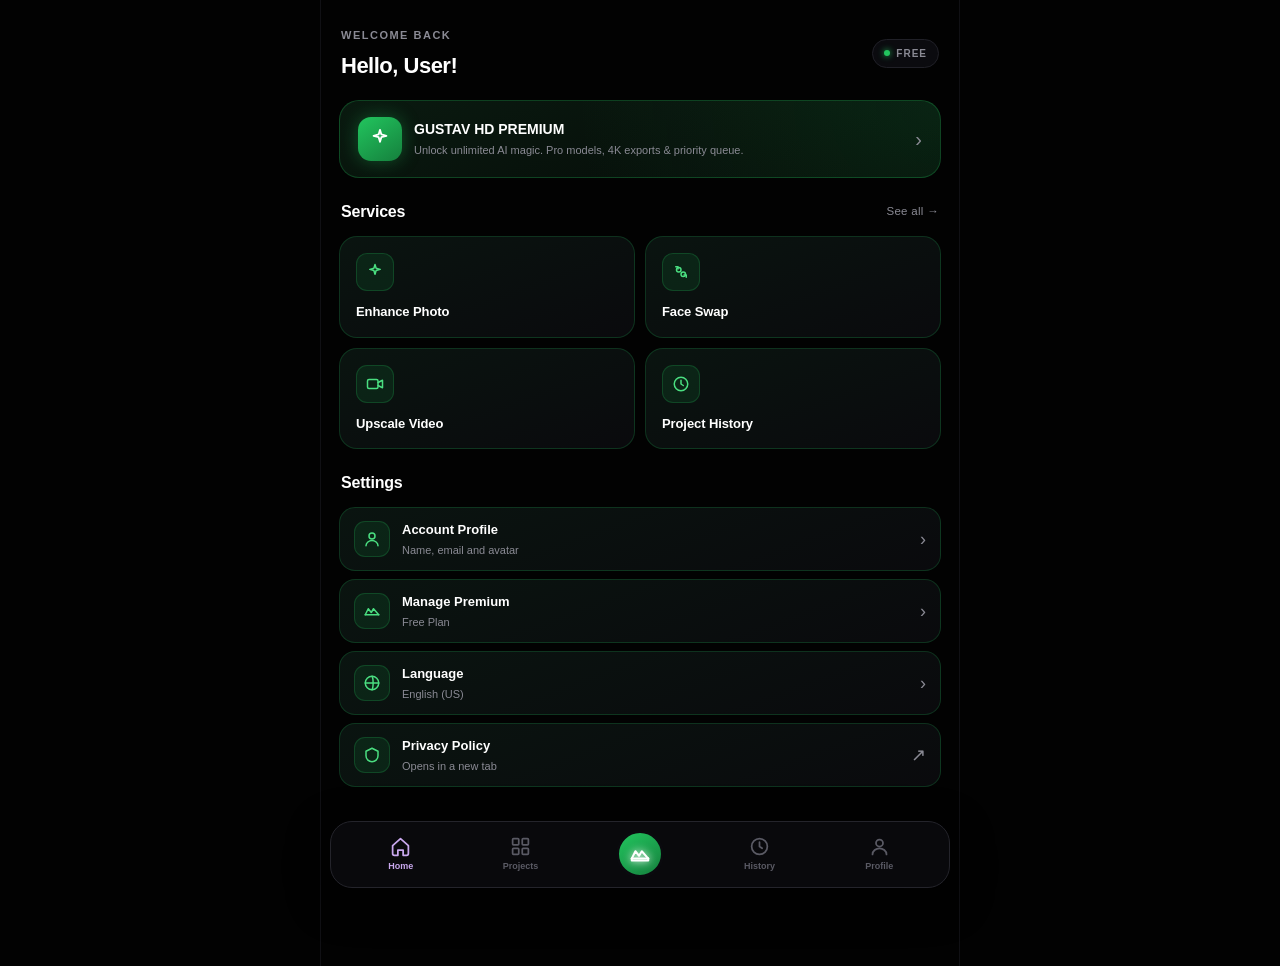
<file: index.html>
<!DOCTYPE html>
<html lang="id">
<head>
<meta charset="UTF-8">
<meta name="viewport" content="width=device-width, initial-scale=1.0, maximum-scale=1.0">
<title>GUSTAV HD</title>
<link rel="stylesheet" href="style.css">
</head>
<body data-mode="free">

<!-- BACKGROUND ANIMATION -->
<div class="bg-animation" id="bgAnimation">
  <div class="nebula"></div>
  <div class="stars" id="stars"></div>
</div>

<!-- OWNER INDICATOR -->
<button class="owner-indicator" id="ownerIndicator" onclick="openOwnerPanel()">
  <span class="oi-dot"></span> OWNER MODE
</button>

<main class="app">

<!-- ============ HOME ============ -->
<section class="page active" id="page-home">
  <div class="greeting">
    <div>
      <small>Welcome back</small>
      <h2>Hello, User!</h2>
    </div>
    <div class="mode-badge" id="modeBadge">
      <span class="mb-dot"></span>
      <span id="modeBadgeText">FREE</span>
    </div>
  </div>

  <div class="premium-banner free" id="premiumBanner" onclick="goTo('premium')">
    <div class="banner-icon" id="bannerIcon">
      <svg class="ico" viewBox="0 0 24 24"><path d="M12 2l1.5 5L19 8.5 13.5 10 12 15l-1.5-5L5 8.5 10.5 7 12 2z"/></svg>
    </div>
    <div class="banner-text">
      <b id="bannerTitle">GUSTAV HD PREMIUM</b>
      <small id="bannerDesc">Unlock unlimited AI magic. Pro models, 4K exports & priority queue.</small>
    </div>
    <div class="banner-arrow">›</div>
  </div>

  <div class="section-head">
    <h3>Services</h3>
    <a onclick="toast('Lihat semua')">See all →</a>
  </div>

  <div class="services">
    <button class="service card" onclick="goTo('quality')">
      <div class="service-icon"><svg class="ico" viewBox="0 0 24 24"><path d="M12 2l1.5 5L19 8.5 13.5 10 12 15l-1.5-5L5 8.5 10.5 7 12 2z"/></svg></div>
      <b>Enhance Photo</b>
    </button>
    <button class="service card" onclick="toast('Face Swap')">
      <div class="service-icon"><svg class="ico" viewBox="0 0 24 24"><circle cx="9" cy="9" r="3"/><circle cx="15" cy="15" r="3"/><path d="M5 5h3v3M16 16h3v3"/></svg></div>
      <b>Face Swap</b>
    </button>
    <button class="service card" onclick="goTo('quality')">
      <div class="service-icon"><svg class="ico" viewBox="0 0 24 24"><rect x="2" y="6" width="14" height="12" rx="2"/><path d="M16 10l6-3v10l-6-3"/></svg></div>
      <b>Upscale Video</b>
    </button>
    <button class="service card" onclick="goTo('projects')">
      <div class="service-icon"><svg class="ico" viewBox="0 0 24 24"><circle cx="12" cy="12" r="9"/><path d="M12 7v5l3 2"/></svg></div>
      <b>Project History</b>
    </button>
  </div>

  <div class="section-head"><h3>Settings</h3></div>

  <div class="settings-list">
    <button class="setting-item card" onclick="goTo('profile')">
      <div class="s-icon"><svg class="ico" viewBox="0 0 24 24"><circle cx="12" cy="8" r="4"/><path d="M4 21c0-4 4-7 8-7s8 3 8 7"/></svg></div>
      <div class="s-text"><b>Account Profile</b><span>Name, email and avatar</span></div>
      <span class="s-arrow">›</span>
    </button>
    <button class="setting-item card" onclick="goTo('premium')">
      <div class="s-icon"><svg class="ico" viewBox="0 0 24 24"><path d="M3 17l4-8 4 5 3-5 7 8"/><path d="M3 17h18"/></svg></div>
      <div class="s-text"><b>Manage Premium</b><span id="subStatus">Free Plan</span></div>
      <span class="s-arrow">›</span>
    </button>
    <button class="setting-item card" onclick="toast('Language')">
      <div class="s-icon"><svg class="ico" viewBox="0 0 24 24"><circle cx="12" cy="12" r="9"/><path d="M3 12h18M12 3c2 3 2 15 0 18"/></svg></div>
      <div class="s-text"><b>Language</b><span>English (US)</span></div>
      <span class="s-arrow">›</span>
    </button>
    <button class="setting-item card" onclick="toast('Privacy Policy')">
      <div class="s-icon"><svg class="ico" viewBox="0 0 24 24"><path d="M12 3l8 4v6c0 5-4 8-8 8s-8-3-8-8V7l8-4z"/></svg></div>
      <div class="s-text"><b>Privacy Policy</b><span>Opens in a new tab</span></div>
      <span class="s-arrow">↗</span>
    </button>
  </div>

  <div style="text-align:center;">
    <div class="secret-trigger" onclick="handleSecretTap()">GUSTAV LIZARD</div>
  </div>
</section>

<!-- ============ HALAMAN 2: PENINGKAT KUALITAS ============ -->
<section class="page" id="page-quality">
  <header class="sub-header">
    <button class="sub-back" onclick="goBack()">
      <svg class="ico" viewBox="0 0 24 24"><path d="M19 12H5M12 19l-7-7 7-7"/></svg>
    </button>
    <div class="sub-title" style="justify-content:center;flex:1;">Peningkat Kualitas</div>
    <div style="width:42px"></div>
  </header>

  <div class="pk-header">
    <div class="pk-title">
      <svg class="ico" viewBox="0 0 24 24"><path d="M12 2l1.5 5L19 8.5 13.5 10 12 15l-1.5-5L5 8.5 10.5 7 12 2z"/></svg>
      Peningkat Kualitas
      <svg class="ico" viewBox="0 0 24 24"><path d="M12 2l1.5 5L19 8.5 13.5 10 12 15l-1.5-5L5 8.5 10.5 7 12 2z"/></svg>
    </div>
    <div class="pk-sub">Kejernihan tingkat lanjut, detail lebih tajam</div>
  </div>

  <div class="ba-slider">
    <img class="blur-video" src="demo.JPG" alt="before">
    <img class="after-img" src="demo.JPG" alt="after">
    <span class="ba-label before">Sebelum</span>
    <span class="ba-label after">Sesudah</span>
    <div class="slider-line" id="sliderLine"></div>
    <div class="slider-handle">
      <svg class="ico" viewBox="0 0 24 24"><path d="M8 7l-4 5 4 5M16 7l4 5-4 5"/></svg>
    </div>
    <input type="range" min="0" max="100" value="50" id="baRange" 
           oninput="userDrag(this.value)" 
           ontouchstart="stopAutoSlider()" 
           onmousedown="stopAutoSlider()">
  </div>

  <div class="tabs">
    <button class="tab active" onclick="switchTab('umum', this)">Umum</button>
    <button class="tab" onclick="switchTab('skenario', this)">Skenario</button>
  </div>

  <div class="feature-grid" id="featureUmum">
    <button class="feature" onclick="pickFeature(this, 'resolusi')">
      <div class="feature-icon"><svg class="ico" viewBox="0 0 24 24"><rect x="3" y="4" width="18" height="14" rx="2"/><path d="M9 20h6"/></svg></div>
      <div><b>Resolusi</b><small>720p – 4K</small></div>
    </button>
    <button class="feature" onclick="pickFeature(this, 'fps')">
      <div class="feature-icon"><svg class="ico" viewBox="0 0 24 24"><rect x="2" y="6" width="14" height="12" rx="2"/><path d="M16 10l6-3v10l-6-3"/></svg></div>
      <div><b>FPS</b><small>60 – 180</small></div>
    </button>
    <button class="feature" onclick="pickFeature(this, 'potret')">
      <div class="feature-icon"><svg class="ico" viewBox="0 0 24 24"><circle cx="12" cy="8" r="4"/><path d="M4 21c0-4 4-7 8-7s8 3 8 7"/></svg></div>
      <div><b>Potret</b><small>Fokus wajah</small></div>
    </button>
    <button class="feature" onclick="pickFeature(this, 'ai')">
      <div class="feature-icon"><svg class="ico" viewBox="0 0 24 24"><path d="M12 2l1.5 5L19 8.5 13.5 10 12 15l-1.5-5L5 8.5 10.5 7 12 2z"/></svg></div>
      <div><b>AI Upscale</b><small>Otomatis 4K</small></div>
    </button>
  </div>

  <div class="feature-grid" id="featureSkenario" style="display:none">
    <button class="feature" onclick="pickFeature(this, 'sosial')">
      <div class="feature-icon"><svg class="ico" viewBox="0 0 24 24"><rect x="6" y="2" width="12" height="20" rx="3"/><path d="M12 18h.01"/></svg></div>
      <div><b>Sosial Media</b><small>1080p + ringan</small></div>
    </button>
    <button class="feature" onclick="pickFeature(this, 'cetak')">
      <div class="feature-icon"><svg class="ico" viewBox="0 0 24 24"><rect x="3" y="3" width="18" height="18" rx="2"/><path d="M3 9h18M9 21V9"/></svg></div>
      <div><b>Cetak Foto</b><small>4K + max</small></div>
    </button>
    <button class="feature" onclick="pickFeature(this, 'cinema')">
      <div class="feature-icon"><svg class="ico" viewBox="0 0 24 24"><rect x="2" y="6" width="20" height="12" rx="2"/><path d="M7 6v12M17 6v12"/></svg></div>
      <div><b>Cinema</b><small>4K + 60fps</small></div>
    </button>
    <button class="feature" onclick="pickFeature(this, 'restorasi')">
      <div class="feature-icon"><svg class="ico" viewBox="0 0 24 24"><path d="M3 12a9 9 0 1 0 3-6.7"/><path d="M3 4v5h5"/></svg></div>
      <div><b>Restorasi</b><small>Foto lama</small></div>
    </button>
  </div>

  <button class="btn-primary" onclick="openGallery()">
    <svg class="ico" viewBox="0 0 24 24"><path d="M13 2L3 14h7l-1 8 10-12h-7l1-8z"/></svg>
    COBA SEKARANG
  </button>
</section>

<!-- ============ HALAMAN 4: PILIH RESOLUSI/FPS ============ -->
<section class="page" id="page-options">
  <header class="sub-header">
    <button class="sub-back" onclick="goBack()">
      <svg class="ico" viewBox="0 0 24 24"><path d="M19 12H5M12 19l-7-7 7-7"/></svg>
    </button>
    <div class="sub-title" id="optionsTitle">Pilih Opsi</div>
    <div class="sub-chip" id="optionsChip">FREE</div>
  </header>

  <div class="preview show" id="optionsPreview">
    <img id="optionsPreviewImg" alt="preview">
    <div class="preview-info">
      <div><b id="optionsFileName">-</b><span id="optionsFileSize">-</span></div>
      <button class="remove" onclick="resetOptions()">
        <svg class="ico" viewBox="0 0 24 24"><path d="M18 6L6 18M6 6l12 12"/></svg>
      </button>
    </div>
  </div>

  <div class="section-head"><h3 id="optionsSectionTitle">Output Resolution</h3></div>

  <div class="res-grid" id="resGrid">
    <button class="res" data-r="720" onclick="pickRes(this)"><h4>720p</h4><p>HD Ready</p></button>
    <button class="res" data-r="1080" onclick="pickRes(this)"><h4>1080p</h4><p>Full HD</p></button>
    <button class="res locked" data-r="1440" onclick="tryLocked(this)">
      <div class="lock-badge"><svg class="ico" viewBox="0 0 24 24"><rect x="4" y="11" width="16" height="10" rx="2"/><path d="M8 11V7a4 4 0 0 1 8 0v4"/></svg></div>
      <h4>2K</h4><p>Ultra HD</p>
    </button>
    <button class="res locked" data-r="2160" onclick="tryLocked(this)">
      <div class="lock-badge"><svg class="ico" viewBox="0 0 24 24"><rect x="4" y="11" width="16" height="10" rx="2"/><path d="M8 11V7a4 4 0 0 1 8 0v4"/></svg></div>
      <h4>4K</h4><p>Ultra HD</p>
    </button>
  </div>

  <div class="section-head" style="display:none" id="formatHead"><h3>Output Format</h3></div>
  <div class="res-grid" id="formatGrid" style="display:none">
    <button class="res selected" data-f="jpg" onclick="pickFormat(this)"><h4>JPG</h4><p>Ringan</p></button>
    <button class="res" data-f="png" onclick="pickFormat(this)"><h4>PNG</h4><p>Terbaik</p></button>
  </div>

  <button class="btn-primary" id="optionsProcessBtn" disabled onclick="startProcess()">
    <svg class="ico" viewBox="0 0 24 24"><path d="M13 2L3 14h7l-1 8 10-12h-7l1-8z"/></svg>
    LANJUT
  </button>
</section>

<!-- ============ HALAMAN 5: LOADING ============ -->
<section class="page" id="page-loading">
  <header class="sub-header">
    <button class="sub-back" onclick="cancelProcess()">
      <svg class="ico" viewBox="0 0 24 24"><path d="M19 12H5M12 19l-7-7 7-7"/></svg>
    </button>
    <div class="sub-title" id="loadingTitle">Enhancing...</div>
    <div class="sub-chip" id="loadingChip">FREE</div>
  </header>
  <div class="loading-wrap">
    <div class="orbit">
      <div class="ring"></div>
      <div class="ring2"></div>
      <div class="core"><svg class="ico" viewBox="0 0 24 24"><path d="M13 2L3 14h7l-1 8 10-12h-7l1-8z"/></svg></div>
    </div>
    <div class="loading-status" id="loadingStatus">Menyiapkan...</div>
    <div class="loading-sub" id="loadingSub">Estimasi: 4 detik</div>
    <div class="progress"><i id="progressBar"></i></div>
    <div class="progress-percent" id="progressPercent">0%</div>
  </div>
</section>

<!-- ============ HALAMAN 6: HASIL ============ -->
<section class="page" id="page-result">
  <header class="sub-header">
    <button class="sub-back" onclick="goBack()">
      <svg class="ico" viewBox="0 0 24 24"><path d="M19 12H5M12 19l-7-7 7-7"/></svg>
    </button>
    <div class="sub-title">Hasil Enhance</div>
    <div class="sub-chip" id="resultChip">FREE</div>
  </header>

  <div class="result-status">
    <svg class="ico" viewBox="0 0 24 24"><path d="M5 12l5 5L20 7"/></svg>
    Berhasil di-enhance
  </div>

  <div class="preview show" style="display:block">
    <img id="resultImg" alt="result">
  </div>

  <div class="settings-list">
    <div class="setting-item card">
      <div class="s-icon"><svg class="ico" viewBox="0 0 24 24"><rect x="3" y="4" width="18" height="14" rx="2"/><path d="M9 20h6"/></svg></div>
      <div class="s-text"><b>Resolusi</b><span id="resultRes">4K (3840×2160)</span></div>
    </div>
    <div class="setting-item card">
      <div class="s-icon"><svg class="ico" viewBox="0 0 24 24"><path d="M21 15v4a2 2 0 0 1-2 2H5a2 2 0 0 1-2-2v-4M7 10l5 5 5-5M12 15V3"/></svg></div>
      <div class="s-text"><b>Ukuran</b><span id="resultSize">2.4 MB</span></div>
    </div>
    <div class="setting-item card">
      <div class="s-icon"><svg class="ico" viewBox="0 0 24 24"><circle cx="12" cy="12" r="9"/><path d="M12 7v5l3 2"/></svg></div>
      <div class="s-text"><b>Waktu</b><span id="resultTime">3.2 detik</span></div>
    </div>
  </div>

  <div style="display:grid;grid-template-columns:1fr 1fr;gap:10px;margin-bottom:10px;">
    <button class="btn-secondary" onclick="shareResult()">
      <svg class="ico" viewBox="0 0 24 24"><circle cx="18" cy="5" r="3"/><circle cx="6" cy="12" r="3"/><circle cx="18" cy="19" r="3"/><path d="M8.6 13.5l6.8 4M15.4 6.5l-6.8 4"/></svg>
      Bagikan
    </button>
    <button class="btn-primary" style="padding:14px 18px;font-size:12.5px;" onclick="saveResult()">
      <svg class="ico" viewBox="0 0 24 24"><path d="M12 3v13M7 11l5 5 5-5M4 21h16"/></svg>
      Simpan
    </button>
  </div>

  <button class="btn-secondary" onclick="goTo('quality')">
    <svg class="ico" viewBox="0 0 24 24"><path d="M3 12a9 9 0 1 0 3-6.7"/><path d="M3 4v5h5"/></svg>
    Ulangi Enhance
  </button>
</section>

<!-- ============ PREMIUM ============ -->
<section class="page" id="page-premium">
  <header class="sub-header">
    <button class="sub-back" onclick="goBack()">
      <svg class="ico" viewBox="0 0 24 24"><path d="M19 12H5M12 19l-7-7 7-7"/></svg>
    </button>
    <div class="sub-title">Premium</div>
    <div class="sub-chip">♛</div>
  </header>

  <div class="premium-hero">
    <div class="fab-premium"><span class="fab-ring"></span><svg class="ico" viewBox="0 0 24 24"><path d="M3 17l4-8 4 5 3-5 7 8"/><path d="M3 17h18"/><path d="M3 17v2h18v-2"/></svg></div>
    <h2>Upgrade to Premium</h2>
    <p>Unlock semua fitur & akses kualitas tertinggi</p>
  </div>

  <div class="settings-list">
    <div class="setting-item card">
      <div class="s-icon" style="background:rgba(168,85,247,.22);border-color:rgba(168,85,247,.45);color:#d8b4fe;"><svg class="ico" viewBox="0 0 24 24"><rect x="4" y="4" width="16" height="16" rx="2"/><path d="M9 9h6v6H9z"/></svg></div>
      <div class="s-text"><b>4K Ultra HD</b><span>Resolusi tertinggi</span></div>
    </div>
    <div class="setting-item card">
      <div class="s-icon" style="background:rgba(168,85,247,.22);border-color:rgba(168,85,247,.45);color:#d8b4fe;"><svg class="ico" viewBox="0 0 24 24"><circle cx="12" cy="12" r="9"/><path d="M5 5l14 14"/></svg></div>
      <div class="s-text"><b>Tanpa Watermark</b><span>Hasil bersih</span></div>
    </div>
    <div class="setting-item card">
      <div class="s-icon" style="background:rgba(168,85,247,.22);border-color:rgba(168,85,247,.45);color:#d8b4fe;"><svg class="ico" viewBox="0 0 24 24"><path d="M13 2L3 14h7l-1 8 10-12h-7l1-8z"/></svg></div>
      <div class="s-text"><b>Priority Lane</b><span>Antrian cepat</span></div>
    </div>
    <div class="setting-item card">
      <div class="s-icon" style="background:rgba(168,85,247,.22);border-color:rgba(168,85,247,.45);color:#d8b4fe;"><svg class="ico" viewBox="0 0 24 24"><path d="M12 2l1.5 5L19 8.5 13.5 10 12 15l-1.5-5L5 8.5 10.5 7 12 2z"/></svg></div>
      <div class="s-text"><b>Unlimited Enhance</b><span>Tanpa batas</span></div>
    </div>
  </div>

  <button class="btn-upgrade" onclick="toast('Fitur premium segera hadir')">
    <svg class="ico" viewBox="0 0 24 24"><path d="M12 2l1.5 5L19 8.5 13.5 10 12 15l-1.5-5L5 8.5 10.5 7 12 2z"/></svg>
    UPGRADE SEKARANG
  </button>
</section>

<!-- ============ PROJECTS ============ -->
<section class="page" id="page-projects">
  <div class="empty-state">
    <div class="empty-ico"><svg class="ico" viewBox="0 0 24 24"><rect x="3" y="3" width="7" height="7" rx="1"/><rect x="14" y="3" width="7" height="7" rx="1"/><rect x="3" y="14" width="7" height="7" rx="1"/><rect x="14" y="14" width="7" height="7" rx="1"/></svg></div>
    <h4>Belum ada project</h4>
    <p>Hasil enhance kamu akan muncul di sini.</p>
  </div>
</section>

<!-- ============ HISTORY ============ -->
<section class="page" id="page-history">
  <div class="empty-state">
    <div class="empty-ico"><svg class="ico" viewBox="0 0 24 24"><circle cx="12" cy="12" r="9"/><path d="M12 7v5l3 2"/></svg></div>
    <h4>Belum ada riwayat</h4>
    <p>Aktivitas kamu akan muncul di sini.</p>
  </div>
</section>

<!-- ============ PROFILE ============ -->
<section class="page" id="page-profile">
  <div class="profile-card">
    <div class="profile-avatar">G</div>
    <h4>Guest User</h4>
    <p>Free Member</p>
  </div>
  <div class="stats">
    <div class="stat"><b>0</b><span>Enhance</span></div>
    <div class="stat"><b>0</b><span>Kredit</span></div>
    <div class="stat"><b>3</b><span>Limit/hari</span></div>
  </div>
  <button class="btn-danger" onclick="logout()">
    <svg class="ico" viewBox="0 0 24 24"><path d="M12 3v10"/><path d="M18.4 6.6a9 9 0 1 1-12.8 0"/></svg>
    Log out
  </button>
</section>

</main>

<!-- ============ BOTTOM NAV ============ -->
<nav class="bottom-nav" id="bottomNav">
  <button class="nav active" data-nav="home" onclick="goTo('home')">
    <svg class="ico" viewBox="0 0 24 24"><path d="M3 11l9-8 9 8v9a2 2 0 0 1-2 2h-4v-6H9v6H5a2 2 0 0 1-2-2v-9z"/></svg>
    <span>Home</span>
  </button>
  <button class="nav" data-nav="projects" onclick="goTo('projects')">
    <svg class="ico" viewBox="0 0 24 24"><rect x="3" y="3" width="7" height="7" rx="1"/><rect x="14" y="3" width="7" height="7" rx="1"/><rect x="3" y="14" width="7" height="7" rx="1"/><rect x="14" y="14" width="7" height="7" rx="1"/></svg>
    <span>Projects</span>
  </button>
  <button class="fab-premium" onclick="goTo('premium')">
    <span class="fab-ring"></span>
    <svg class="ico" viewBox="0 0 24 24"><path d="M3 17l4-8 4 5 3-5 7 8"/><path d="M3 17h18"/><path d="M3 17v2h18v-2"/></svg>
  </button>
  <button class="nav" data-nav="history" onclick="goTo('history')">
    <svg class="ico" viewBox="0 0 24 24"><circle cx="12" cy="12" r="9"/><path d="M12 7v5l3 2"/></svg>
    <span>History</span>
  </button>
  <button class="nav" data-nav="profile" onclick="goTo('profile')">
    <svg class="ico" viewBox="0 0 24 24"><circle cx="12" cy="8" r="4"/><path d="M4 21c0-4 4-7 8-7s8 3 8 7"/></svg>
    <span>Profile</span>
  </button>
</nav>

<!-- ============ OWNER PANEL ============ -->
<div class="owner-panel" id="ownerPanel">
  <div class="owner-sheet">
    <div class="owner-header">
      <h3>Owner Panel <span class="badge-owner">ADMIN</span></h3>
      <button class="owner-close" onclick="closeOwnerPanel()">✕</button>
    </div>
    <p class="owner-sub">Panel khusus owner.</p>

    <div class="owner-section">
      <h4>Mode Aplikasi</h4>
      <div class="owner-mode-row">
        <button class="owner-mode-btn free selected" id="btnFree" onclick="setMode('free')">
          <div class="om-ico">✦</div><b>Free Mode</b><small>Limit 3/hari</small>
        </button>
        <button class="owner-mode-btn premium" id="btnPremium" onclick="setMode('premium')">
          <div class="om-ico">♛</div><b>Premium Mode</b><small>Unlimited</small>
        </button>
      </div>
    </div>

    <div class="owner-section">
      <h4>Developer Tools</h4>
      <button class="owner-action" onclick="resetLimit()">
        <div class="oa-ico">↻</div>
        <div class="oa-text"><b>Reset Daily Limit</b><span>Kembalikan limit</span></div>
        <span class="oa-arrow">›</span>
      </button>
      <button class="owner-action" onclick="clearCache()">
        <div class="oa-ico">⌫</div>
        <div class="oa-text"><b>Clear Cache</b><span>Hapus data lokal</span></div>
        <span class="oa-arrow">›</span>
      </button>
      <button class="owner-action danger" onclick="logoutOwner()">
        <div class="oa-ico">⏻</div>
        <div class="oa-text"><b>Keluar Owner Mode</b><span>Kembali sebagai user</span></div>
        <span class="oa-arrow">›</span>
      </button>
    </div>
  </div>
</div>

<div class="toast" id="toast"></div>

<script src="script.js"></script>
</body>
</html>
</file>
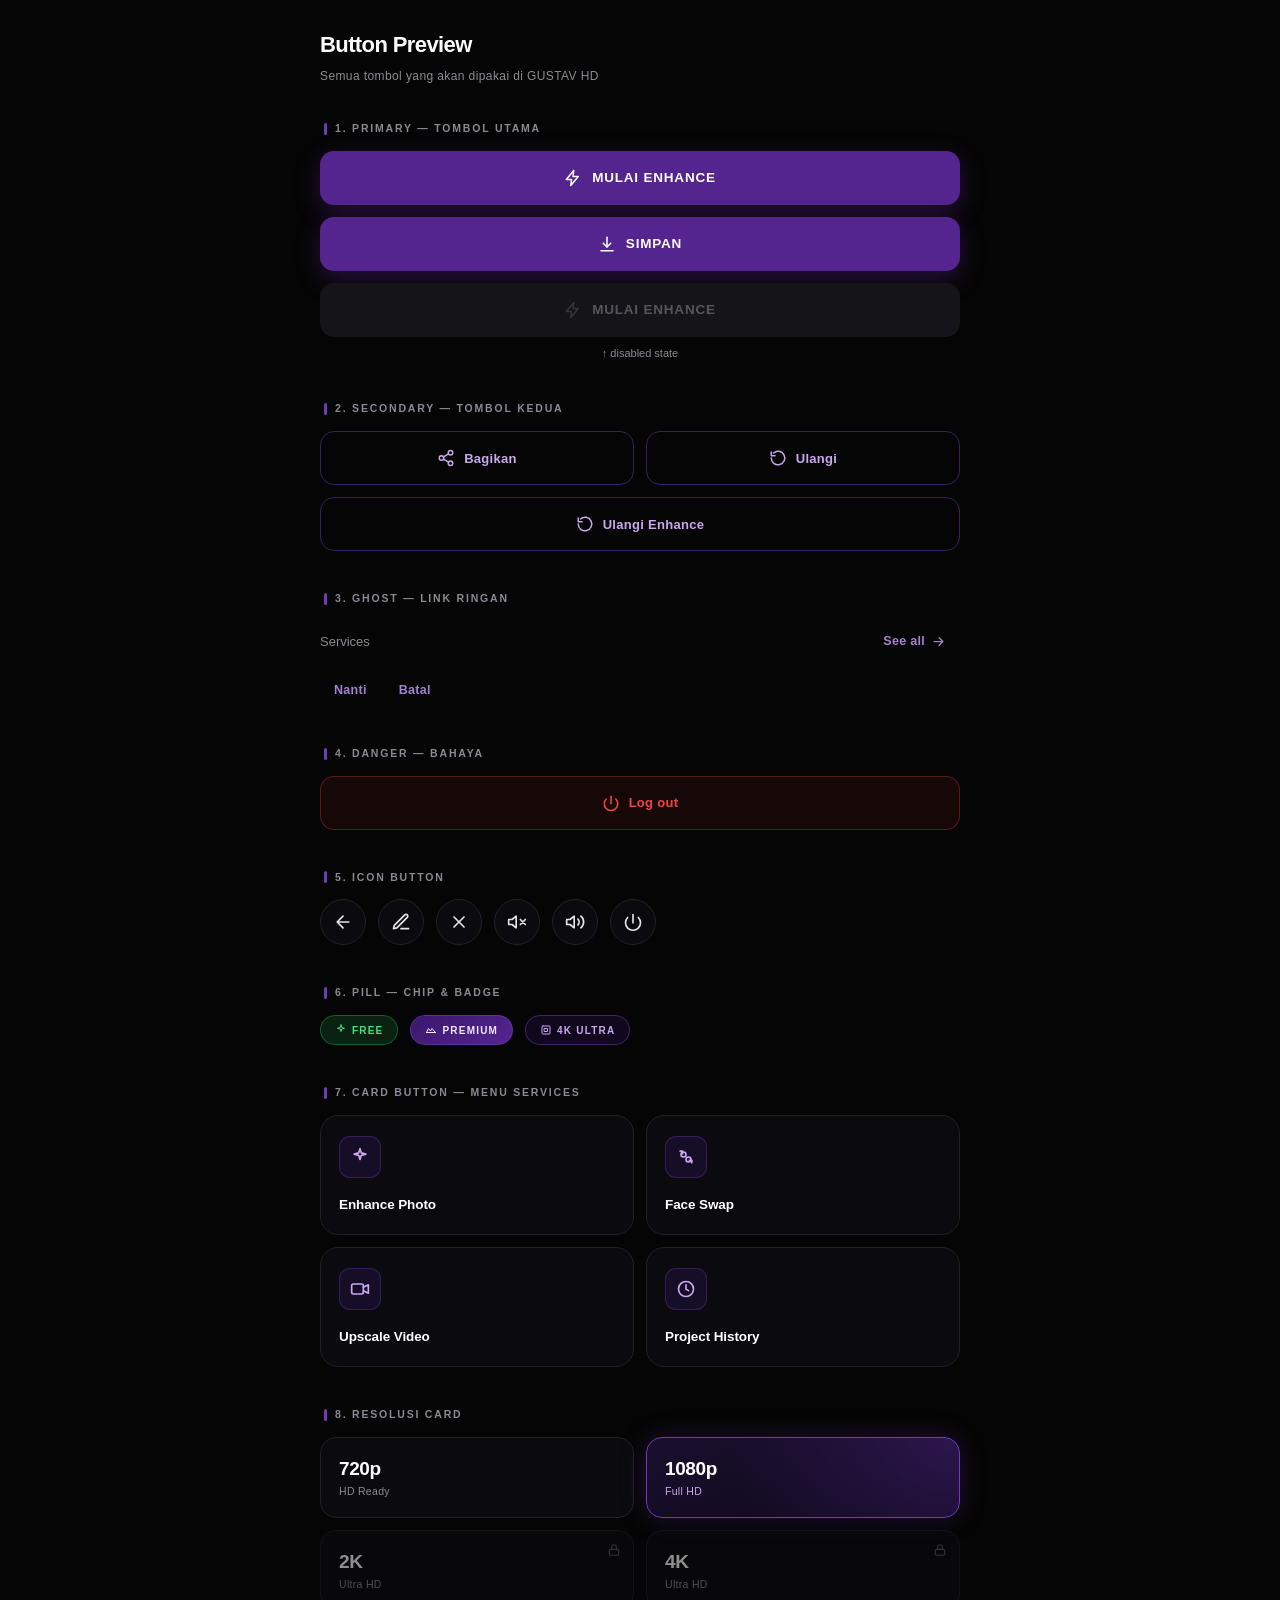
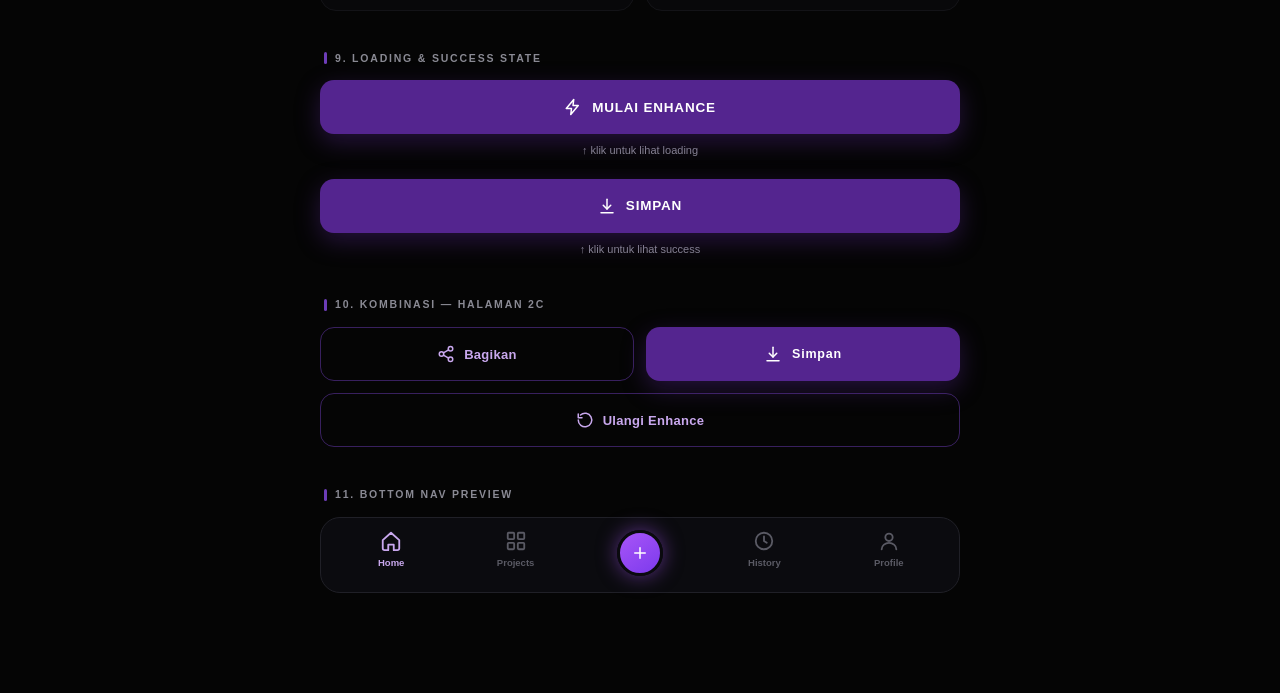
<file: buttons-preview.html>
<!DOCTYPE html>
<html lang="id">
<head>
<meta charset="UTF-8">
<meta name="viewport" content="width=device-width, initial-scale=1.0">
<title>GUSTAV HD — Button Preview</title>
<style>
:root{
  --bg:#050505;
  --panel:#0b0b0f;
  --panel2:#101016;
  --line:#202027;
  --deep:#3b176d;
  --purple:#54258f;
  --accent:#6d3db8;
  --green:#22c55e;
  --red:#ef4444;
  --text:#e5e5e7;
  --text2:#8a8a94;
  --muted:#555560;
}
*{box-sizing:border-box;margin:0;padding:0;-webkit-tap-highlight-color:transparent}
body{
  background:var(--bg);
  color:var(--text);
  font-family:'Inter',-apple-system,BlinkMacSystemFont,'SF Pro Display','Segoe UI',sans-serif;
  font-size:14px;
  line-height:1.5;
  min-height:100vh;
  -webkit-font-smoothing:antialiased;
  padding:28px 20px 60px;
}
.container{max-width:640px;margin:0 auto}

h1{
  font-size:22px;font-weight:800;color:#fff;
  letter-spacing:-.6px;margin-bottom:6px;
}
.subtitle{
  font-size:12px;color:var(--text2);
  margin-bottom:36px;letter-spacing:.4px;
}
.section{margin-bottom:40px}
.section-title{
  font-size:10.5px;color:var(--text2);
  letter-spacing:1.8px;text-transform:uppercase;
  font-weight:700;margin-bottom:14px;padding-left:4px;
  display:flex;align-items:center;gap:8px;
}
.section-title::before{
  content:"";
  width:3px;height:12px;
  background:var(--accent);
  border-radius:2px;
}

/* ==================================================
   SVG ICON BASE
================================================== */
.ico{
  width:18px;
  height:18px;
  stroke:currentColor;
  stroke-width:2;
  stroke-linecap:round;
  stroke-linejoin:round;
  fill:none;
  flex-shrink:0;
  display:block;
}
.ico.sm{width:15px;height:15px}
.ico.lg{width:22px;height:22px}
.ico.xl{width:26px;height:26px}

/* ==================================================
   TIPE 1 — PRIMARY (Ungu Solid)
================================================== */
.btn-primary{
  position:relative;
  width:100%;
  padding:18px 24px;
  border-radius:14px;
  background:var(--purple);
  border:0;
  color:#fff;
  font-size:13.5px;
  font-weight:800;
  letter-spacing:.8px;
  display:flex;
  align-items:center;
  justify-content:center;
  gap:10px;
  cursor:pointer;
  overflow:hidden;
  transition:all .18s ease;
  box-shadow:0 8px 24px rgba(84,37,143,.4);
  font-family:inherit;
}
.btn-primary:hover{
  background:#6330a5;
  transform:translateY(-1px);
  box-shadow:0 12px 32px rgba(84,37,143,.55);
}
.btn-primary:active{transform:scale(.98)}
.btn-primary:disabled{
  background:#141419;
  color:var(--muted);
  box-shadow:none;
  cursor:not-allowed;
  transform:none;
}
.btn-primary:disabled .ico{opacity:.5}
.btn-primary:disabled:hover{
  background:#141419;
  transform:none;
  box-shadow:none;
}

/* ==================================================
   TIPE 2 — SECONDARY (Outline)
================================================== */
.btn-secondary{
  position:relative;
  width:100%;
  padding:17px 24px;
  border-radius:14px;
  background:transparent;
  border:1.5px solid rgba(109,61,184,.5);
  color:#c9a8ee;
  font-size:13px;
  font-weight:700;
  letter-spacing:.3px;
  display:flex;
  align-items:center;
  justify-content:center;
  gap:9px;
  cursor:pointer;
  transition:all .2s ease;
  font-family:inherit;
}
.btn-secondary:hover{
  background:rgba(59,23,109,.25);
  border-color:var(--accent);
  color:#e5d4fa;
  transform:translateY(-1px);
}
.btn-secondary:active{transform:scale(.98)}

/* ==================================================
   TIPE 3 — GHOST (Text saja)
================================================== */
.btn-ghost{
  background:transparent;
  border:0;
  color:#a67fd0;
  font-size:12.5px;
  font-weight:600;
  padding:9px 14px;
  border-radius:10px;
  cursor:pointer;
  transition:all .2s ease;
  letter-spacing:.3px;
  font-family:inherit;
  display:inline-flex;
  align-items:center;
  gap:6px;
}
.btn-ghost:hover{
  background:rgba(59,23,109,.25);
  color:#c9a8ee;
}
.btn-ghost:active{transform:scale(.97)}

/* ==================================================
   TIPE 4 — DANGER (Merah Soft)
================================================== */
.btn-danger{
  position:relative;
  width:100%;
  padding:17px 24px;
  border-radius:14px;
  background:rgba(80,20,20,.25);
  border:1px solid rgba(239,68,68,.3);
  color:#ef4444;
  font-size:13px;
  font-weight:700;
  letter-spacing:.3px;
  display:flex;
  align-items:center;
  justify-content:center;
  gap:9px;
  cursor:pointer;
  transition:all .2s ease;
  font-family:inherit;
}
.btn-danger:hover{
  background:rgba(80,20,20,.4);
  border-color:rgba(239,68,68,.55);
  transform:translateY(-1px);
}
.btn-danger:active{transform:scale(.98)}

/* ==================================================
   TIPE 5 — ICON BUTTON (Bulat)
================================================== */
.btn-icon{
  width:46px;
  height:46px;
  border-radius:50%;
  background:var(--panel);
  border:1px solid var(--line);
  color:var(--text);
  display:grid;
  place-items:center;
  cursor:pointer;
  transition:all .2s ease;
  font-family:inherit;
  flex-shrink:0;
}
.btn-icon .ico{width:20px;height:20px}
.btn-icon:hover{
  border-color:var(--accent);
  transform:scale(1.06);
  color:#e5d4fa;
}
.btn-icon:active{transform:scale(.94)}
.btn-icon.small{width:38px;height:38px}
.btn-icon.small .ico{width:16px;height:16px}
.btn-icon.danger:hover{
  border-color:var(--red);
  color:var(--red);
}

/* ==================================================
   TIPE 6 — PILL (Chip/Badge)
================================================== */
.btn-pill{
  padding:8px 14px;
  border-radius:999px;
  background:rgba(59,23,109,.25);
  border:1px solid rgba(109,61,184,.5);
  color:#c9a8ee;
  font-size:10px;
  font-weight:800;
  letter-spacing:1.2px;
  text-transform:uppercase;
  cursor:pointer;
  transition:all .2s ease;
  font-family:inherit;
  display:inline-flex;
  align-items:center;
  gap:5px;
}
.btn-pill:hover{
  background:rgba(59,23,109,.45);
  border-color:var(--accent);
}
.btn-pill:active{transform:scale(.97)}
.btn-pill .ico{width:12px;height:12px}
.btn-pill.green{
  background:rgba(34,197,94,.15);
  border-color:rgba(34,197,94,.4);
  color:#4ade80;
}
.btn-pill.purple{
  background:linear-gradient(145deg,#3b176d,#54258f);
  border-color:rgba(109,61,184,.6);
  color:#f0e6ff;
}

/* ==================================================
   TIPE 7 — CARD BUTTON (Menu Services)
================================================== */
.btn-card{
  padding:20px 18px;
  border-radius:18px;
  background:var(--panel);
  border:1px solid var(--line);
  display:flex;
  flex-direction:column;
  gap:14px;
  text-align:left;
  cursor:pointer;
  transition:all .22s ease;
  font-family:inherit;
  min-height:120px;
  justify-content:space-between;
  color:var(--text);
  width:100%;
}
.btn-card:hover{
  border-color:rgba(109,61,184,.5);
  transform:translateY(-2px);
  background:#0e0d13;
}
.btn-card:active{transform:scale(.98)}
.btn-card .card-icon{
  width:42px;height:42px;border-radius:11px;
  background:rgba(59,23,109,.25);
  border:1px solid rgba(109,61,184,.35);
  display:grid;place-items:center;
  color:#c9a8ee;
  flex-shrink:0;
}
.btn-card .card-icon .ico{width:20px;height:20px}
.btn-card .card-label{
  font-size:13.5px;
  font-weight:600;
  color:#fff;
  letter-spacing:-.1px;
  line-height:1.35;
}

/* ==================================================
   TIPE 8 — RESOLUSI CARD
================================================== */
.btn-res{
  padding:20px 18px;
  border-radius:16px;
  background:var(--panel);
  border:1.5px solid var(--line);
  cursor:pointer;
  transition:all .2s ease;
  font-family:inherit;
  text-align:left;
  color:var(--text);
  width:100%;
  position:relative;
  overflow:hidden;
}
.btn-res:hover{
  border-color:rgba(109,61,184,.5);
}
.btn-res:active{transform:scale(.97)}
.btn-res.selected{
  background:
    radial-gradient(circle at 100% 0%, rgba(84,37,143,.4), transparent 70%),
    linear-gradient(160deg,#1a0f2e,#0d0818);
  border-color:var(--accent);
  box-shadow:0 0 24px rgba(84,37,143,.35);
}
.btn-res.locked{
  opacity:.55;
  cursor:not-allowed;
}
.btn-res.locked:hover{
  border-color:var(--line);
  transform:none;
}
.btn-res h4{
  font-size:19px;
  font-weight:800;
  color:#fff;
  letter-spacing:-.4px;
  display:flex;
  align-items:center;
  gap:8px;
}
.btn-res p{
  font-size:10.5px;
  color:var(--text2);
  margin-top:5px;
  letter-spacing:.3px;
}
.btn-res.selected p{color:#c9a8ee}
.btn-res .lock-badge{
  position:absolute;
  top:12px;right:12px;
  color:#555560;
}
.btn-res .lock-badge .ico{width:14px;height:14px}

/* ==================================================
   TIPE 9 — LOADING & SUCCESS
================================================== */
.btn-primary.loading{
  pointer-events:none;
  opacity:.9;
}
.spinner{
  width:16px;height:16px;
  border:2px solid rgba(255,255,255,.3);
  border-top-color:#fff;
  border-radius:50%;
  animation:spin .7s linear infinite;
  display:none;
  flex-shrink:0;
}
.btn-primary.loading .spinner{display:block}
.btn-primary.loading .ico{display:none}
@keyframes spin{to{transform:rotate(360deg)}}

.btn-primary.success{
  background:var(--green);
  box-shadow:0 8px 24px rgba(34,197,94,.4);
}

/* ==================================================
   LAYOUT
================================================== */
.btn-row{
  display:grid;
  grid-template-columns:1fr 1fr;
  gap:12px;
}
.icon-row{
  display:flex;gap:12px;align-items:center;
  flex-wrap:wrap;
}
.gap{height:12px}
.gap-lg{height:20px}

/* Ripple */
.ripple{
  position:absolute;
  border-radius:50%;
  background:rgba(255,255,255,.3);
  transform:scale(0);
  animation:rippleAnim .6s ease-out;
  pointer-events:none;
}
@keyframes rippleAnim{
  to{transform:scale(4);opacity:0}
}
</style>
</head>
<body>
<div class="container">

  <h1>Button Preview</h1>
  <p class="subtitle">Semua tombol yang akan dipakai di GUSTAV HD</p>

  <!-- ============ 1. PRIMARY ============ -->
  <div class="section">
    <div class="section-title">1. Primary — Tombol Utama</div>

    <button class="btn-primary">
      <svg class="ico" viewBox="0 0 24 24">
        <path d="M13 2L3 14h7l-1 8 10-12h-7l1-8z"/>
      </svg>
      MULAI ENHANCE
    </button>

    <div class="gap"></div>

    <button class="btn-primary">
      <svg class="ico" viewBox="0 0 24 24">
        <path d="M12 3v13"/>
        <path d="M7 11l5 5 5-5"/>
        <path d="M4 21h16"/>
      </svg>
      SIMPAN
    </button>

    <div class="gap"></div>

    <button class="btn-primary" disabled>
      <svg class="ico" viewBox="0 0 24 24">
        <path d="M13 2L3 14h7l-1 8 10-12h-7l1-8z"/>
      </svg>
      MULAI ENHANCE
    </button>

    <p style="font-size:11px;color:var(--text2);margin-top:8px;text-align:center;">
      ↑ disabled state
    </p>
  </div>

  <!-- ============ 2. SECONDARY ============ -->
  <div class="section">
    <div class="section-title">2. Secondary — Tombol Kedua</div>

    <div class="btn-row">
      <button class="btn-secondary">
        <svg class="ico" viewBox="0 0 24 24">
          <circle cx="18" cy="5" r="3"/>
          <circle cx="6" cy="12" r="3"/>
          <circle cx="18" cy="19" r="3"/>
          <path d="M8.6 13.5l6.8 4M15.4 6.5l-6.8 4"/>
        </svg>
        Bagikan
      </button>

      <button class="btn-secondary">
        <svg class="ico" viewBox="0 0 24 24">
          <path d="M3 12a9 9 0 1 0 3-6.7"/>
          <path d="M3 4v5h5"/>
        </svg>
        Ulangi
      </button>
    </div>

    <div class="gap"></div>

    <button class="btn-secondary">
      <svg class="ico" viewBox="0 0 24 24">
        <path d="M3 12a9 9 0 1 0 3-6.7"/>
        <path d="M3 4v5h5"/>
      </svg>
      Ulangi Enhance
    </button>
  </div>

  <!-- ============ 3. GHOST ============ -->
  <div class="section">
    <div class="section-title">3. Ghost — Link Ringan</div>

    <div style="display:flex;justify-content:space-between;align-items:center;padding:4px 0;">
      <span style="color:var(--text2);font-size:13px;">Services</span>
      <button class="btn-ghost">
        See all
        <svg class="ico sm" viewBox="0 0 24 24">
          <path d="M5 12h14M13 6l6 6-6 6"/>
        </svg>
      </button>
    </div>

    <div class="gap"></div>

    <button class="btn-ghost">Nanti</button>
    <button class="btn-ghost">Batal</button>
  </div>

  <!-- ============ 4. DANGER ============ -->
  <div class="section">
    <div class="section-title">4. Danger — Bahaya</div>

    <button class="btn-danger">
      <svg class="ico" viewBox="0 0 24 24">
        <path d="M12 3v10"/>
        <path d="M18.4 6.6a9 9 0 1 1-12.8 0"/>
      </svg>
      Log out
    </button>
  </div>

  <!-- ============ 5. ICON BUTTON ============ -->
  <div class="section">
    <div class="section-title">5. Icon Button</div>

    <div class="icon-row">
      <button class="btn-icon" title="Back">
        <svg class="ico" viewBox="0 0 24 24">
          <path d="M19 12H5M12 19l-7-7 7-7"/>
        </svg>
      </button>
      <button class="btn-icon" title="Edit">
        <svg class="ico" viewBox="0 0 24 24">
          <path d="M12 20h9"/>
          <path d="M16.5 3.5a2.1 2.1 0 1 1 3 3L7 19l-4 1 1-4 12.5-12.5z"/>
        </svg>
      </button>
      <button class="btn-icon" title="Close">
        <svg class="ico" viewBox="0 0 24 24">
          <path d="M18 6L6 18M6 6l12 12"/>
        </svg>
      </button>
      <button class="btn-icon" title="Mute">
        <svg class="ico" viewBox="0 0 24 24">
          <path d="M11 5L6 9H2v6h4l5 4V5z"/>
          <path d="M22 9l-6 6M16 9l6 6"/>
        </svg>
      </button>
      <button class="btn-icon" title="Sound">
        <svg class="ico" viewBox="0 0 24 24">
          <path d="M11 5L6 9H2v6h4l5 4V5z"/>
          <path d="M15.5 8.5a5 5 0 0 1 0 7"/>
          <path d="M19 5a9 9 0 0 1 0 14"/>
        </svg>
      </button>
      <button class="btn-icon danger" title="Logout">
        <svg class="ico" viewBox="0 0 24 24">
          <path d="M12 3v10"/>
          <path d="M18.4 6.6a9 9 0 1 1-12.8 0"/>
        </svg>
      </button>
    </div>
  </div>

  <!-- ============ 6. PILL ============ -->
  <div class="section">
    <div class="section-title">6. Pill — Chip & Badge</div>

    <div class="icon-row">
      <button class="btn-pill green">
        <svg class="ico" viewBox="0 0 24 24">
          <path d="M12 2l1.5 5L19 8.5 13.5 10 12 15l-1.5-5L5 8.5 10.5 7 12 2z"/>
        </svg>
        Free
      </button>

      <button class="btn-pill purple">
        <svg class="ico" viewBox="0 0 24 24">
          <path d="M3 17l4-8 4 5 3-5 7 8"/>
          <path d="M3 17h18"/>
        </svg>
        Premium
      </button>

      <button class="btn-pill">
        <svg class="ico" viewBox="0 0 24 24">
          <rect x="4" y="4" width="16" height="16" rx="2"/>
          <path d="M9 9h6v6H9z"/>
        </svg>
        4K Ultra
      </button>
    </div>
  </div>

  <!-- ============ 7. CARD BUTTON ============ -->
  <div class="section">
    <div class="section-title">7. Card Button — Menu Services</div>

    <div style="display:grid;grid-template-columns:1fr 1fr;gap:12px;">
      <button class="btn-card">
        <div class="card-icon">
          <svg class="ico" viewBox="0 0 24 24">
            <path d="M12 2l1.5 5L19 8.5 13.5 10 12 15l-1.5-5L5 8.5 10.5 7 12 2z"/>
          </svg>
        </div>
        <div class="card-label">Enhance Photo</div>
      </button>

      <button class="btn-card">
        <div class="card-icon">
          <svg class="ico" viewBox="0 0 24 24">
            <circle cx="9" cy="9" r="3"/>
            <circle cx="15" cy="15" r="3"/>
            <path d="M5 5h3v3M16 16h3v3"/>
          </svg>
        </div>
        <div class="card-label">Face Swap</div>
      </button>

      <button class="btn-card">
        <div class="card-icon">
          <svg class="ico" viewBox="0 0 24 24">
            <rect x="2" y="6" width="14" height="12" rx="2"/>
            <path d="M16 10l6-3v10l-6-3"/>
          </svg>
        </div>
        <div class="card-label">Upscale Video</div>
      </button>

      <button class="btn-card">
        <div class="card-icon">
          <svg class="ico" viewBox="0 0 24 24">
            <circle cx="12" cy="12" r="9"/>
            <path d="M12 7v5l3 2"/>
          </svg>
        </div>
        <div class="card-label">Project History</div>
      </button>
    </div>
  </div>

  <!-- ============ 8. RESOLUSI CARD ============ -->
  <div class="section">
    <div class="section-title">8. Resolusi Card</div>

    <div style="display:grid;grid-template-columns:1fr 1fr;gap:12px;">
      <button class="btn-res">
        <h4>720p</h4>
        <p>HD Ready</p>
      </button>

      <button class="btn-res selected">
        <h4>1080p</h4>
        <p>Full HD</p>
      </button>

      <button class="btn-res locked">
        <div class="lock-badge">
          <svg class="ico" viewBox="0 0 24 24">
            <rect x="4" y="11" width="16" height="10" rx="2"/>
            <path d="M8 11V7a4 4 0 0 1 8 0v4"/>
          </svg>
        </div>
        <h4>2K</h4>
        <p>Ultra HD</p>
      </button>

      <button class="btn-res locked">
        <div class="lock-badge">
          <svg class="ico" viewBox="0 0 24 24">
            <rect x="4" y="11" width="16" height="10" rx="2"/>
            <path d="M8 11V7a4 4 0 0 1 8 0v4"/>
          </svg>
        </div>
        <h4>4K</h4>
        <p>Ultra HD</p>
      </button>
    </div>
  </div>

  <!-- ============ 9. LOADING & SUCCESS ============ -->
  <div class="section">
    <div class="section-title">9. Loading & Success State</div>

    <button class="btn-primary" onclick="testLoading(this)">
      <span class="spinner"></span>
      <svg class="ico" viewBox="0 0 24 24">
        <path d="M13 2L3 14h7l-1 8 10-12h-7l1-8z"/>
      </svg>
      MULAI ENHANCE
    </button>

    <p style="font-size:11px;color:var(--text2);margin-top:8px;text-align:center;">
      ↑ klik untuk lihat loading
    </p>

    <div class="gap-lg"></div>

    <button class="btn-primary" onclick="testSuccess(this)">
      <svg class="ico" viewBox="0 0 24 24">
        <path d="M12 3v13"/>
        <path d="M7 11l5 5 5-5"/>
        <path d="M4 21h16"/>
      </svg>
      SIMPAN
    </button>

    <p style="font-size:11px;color:var(--text2);margin-top:8px;text-align:center;">
      ↑ klik untuk lihat success
    </p>
  </div>

  <!-- ============ 10. KOMBINASI ============ -->
  <div class="section">
    <div class="section-title">10. Kombinasi — Halaman 2C</div>

    <div class="btn-row">
      <button class="btn-secondary">
        <svg class="ico" viewBox="0 0 24 24">
          <circle cx="18" cy="5" r="3"/>
          <circle cx="6" cy="12" r="3"/>
          <circle cx="18" cy="19" r="3"/>
          <path d="M8.6 13.5l6.8 4M15.4 6.5l-6.8 4"/>
        </svg>
        Bagikan
      </button>

      <button class="btn-primary" style="padding:17px 20px;font-size:12.5px;">
        <svg class="ico" viewBox="0 0 24 24">
          <path d="M12 3v13"/>
          <path d="M7 11l5 5 5-5"/>
          <path d="M4 21h16"/>
        </svg>
        Simpan
      </button>
    </div>

    <div class="gap"></div>

    <button class="btn-secondary">
      <svg class="ico" viewBox="0 0 24 24">
        <path d="M3 12a9 9 0 1 0 3-6.7"/>
        <path d="M3 4v5h5"/>
      </svg>
      Ulangi Enhance
    </button>
  </div>

  <!-- ============ 11. BOTTOM NAV ============ -->
  <div class="section">
    <div class="section-title">11. Bottom Nav Preview</div>

    <div style="display:grid;grid-template-columns:repeat(5,1fr);background:var(--panel);border:1px solid var(--line);border-radius:20px;padding:12px 8px;">
      <div style="text-align:center;color:#c9a8ee;">
        <svg class="ico lg" viewBox="0 0 24 24" style="margin:0 auto 4px;">
          <path d="M3 11l9-8 9 8v9a2 2 0 0 1-2 2h-4v-6H9v6H5a2 2 0 0 1-2-2v-9z"/>
        </svg>
        <div style="font-size:9.5px;font-weight:600;">Home</div>
      </div>
      <div style="text-align:center;color:#5a5a64;">
        <svg class="ico lg" viewBox="0 0 24 24" style="margin:0 auto 4px;">
          <rect x="3" y="3" width="7" height="7" rx="1"/>
          <rect x="14" y="3" width="7" height="7" rx="1"/>
          <rect x="3" y="14" width="7" height="7" rx="1"/>
          <rect x="14" y="14" width="7" height="7" rx="1"/>
        </svg>
        <div style="font-size:9.5px;font-weight:600;">Projects</div>
      </div>
      <div style="text-align:center;">
        <div style="width:46px;height:46px;border-radius:50%;background:linear-gradient(145deg,#a855f7,#7c3aed);margin:0 auto 4px;display:grid;place-items:center;box-shadow:0 0 20px rgba(168,85,247,.5);border:3px solid #0a0a0e;">
          <svg class="ico" viewBox="0 0 24 24" style="color:#fff;">
            <path d="M12 5v14M5 12h14"/>
          </svg>
        </div>
      </div>
      <div style="text-align:center;color:#5a5a64;">
        <svg class="ico lg" viewBox="0 0 24 24" style="margin:0 auto 4px;">
          <circle cx="12" cy="12" r="9"/>
          <path d="M12 7v5l3 2"/>
        </svg>
        <div style="font-size:9.5px;font-weight:600;">History</div>
      </div>
      <div style="text-align:center;color:#5a5a64;">
        <svg class="ico lg" viewBox="0 0 24 24" style="margin:0 auto 4px;">
          <circle cx="12" cy="8" r="4"/>
          <path d="M4 21c0-4 4-7 8-7s8 3 8 7"/>
        </svg>
        <div style="font-size:9.5px;font-weight:600;">Profile</div>
      </div>
    </div>
  </div>

</div>

<script>
/* ============ RIPPLE EFFECT ============ */
document.querySelectorAll('.btn-primary, .btn-secondary, .btn-danger').forEach(btn => {
  btn.addEventListener('click', function(e){
    if(this.disabled || this.classList.contains('loading')) return;

    const rect = this.getBoundingClientRect();
    const ripple = document.createElement('span');
    ripple.className = 'ripple';
    const size = Math.max(rect.width, rect.height);
    ripple.style.width = ripple.style.height = size + 'px';
    ripple.style.left = (e.clientX - rect.left - size/2) + 'px';
    ripple.style.top = (e.clientY - rect.top - size/2) + 'px';
    this.appendChild(ripple);
    setTimeout(() => ripple.remove(), 600);
  });
});

/* ============ TEST LOADING ============ */
function testLoading(btn){
  const original = btn.innerHTML;
  btn.classList.add('loading');
  btn.innerHTML = `<span class="spinner"></span> MEMPROSES...`;

  setTimeout(() => {
    btn.classList.remove('loading');
    btn.innerHTML = original;
  }, 2500);
}

/* ============ TEST SUCCESS ============ */
function testSuccess(btn){
  const original = btn.innerHTML;
  btn.classList.add('success');
  btn.innerHTML = `
    <svg class="ico" viewBox="0 0 24 24">
      <path d="M5 12l5 5L20 7"/>
    </svg>
    BERHASIL`;

  setTimeout(() => {
    btn.classList.remove('success');
    btn.innerHTML = original;
  }, 1800);
}
</script>
</body>
</html>
</file>
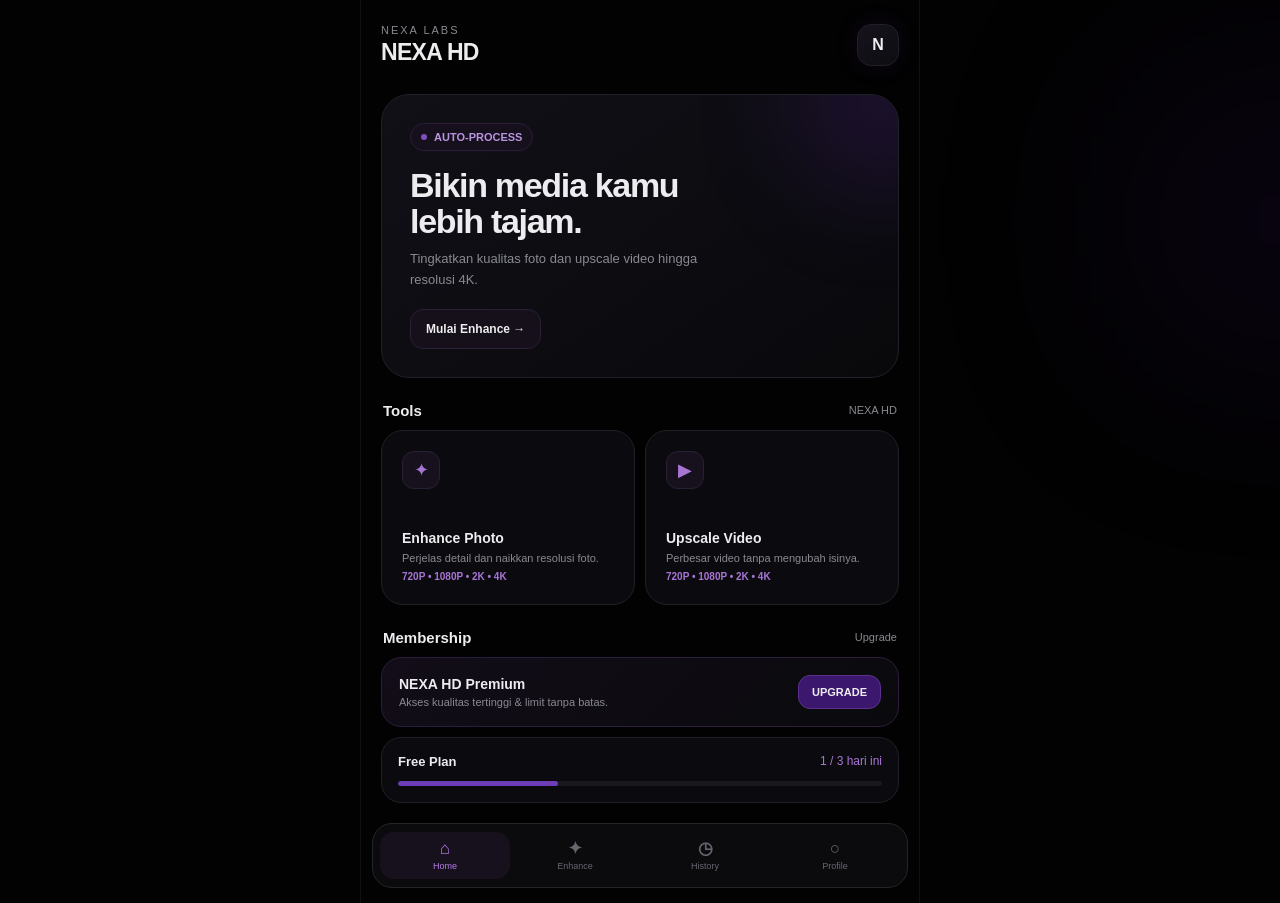
<file: nexa-hd.html>
<!DOCTYPE html>
<html lang="id">
<head>
<meta charset="UTF-8">
<meta name="viewport" content="width=device-width, initial-scale=1.0, maximum-scale=1.0">
<title>NEXA HD</title>
<style>
:root{
  --bg:#050505;
  --panel:#0b0b0f;
  --panel2:#101016;
  --line:#202027;
  --purple:#54258f;
  --purple2:#3b176d;
  --accent:#6d3db8;
  --text:#ededf0;
  --muted:#898992;
}
*{box-sizing:border-box;margin:0;padding:0}
body{
  background:var(--bg);
  color:var(--text);
  font-family:-apple-system,BlinkMacSystemFont,"SF Pro Display","Segoe UI",sans-serif;
  min-height:100vh;
}
button{font:inherit;color:inherit;border:0;cursor:pointer}
.app{
  width:100%;
  max-width:560px;
  min-height:100vh;
  margin:auto;
  padding:24px 20px 100px;
  position:relative;
  overflow:hidden;
}
.app:before{
  content:"";
  position:fixed;
  width:280px;height:280px;
  right:-140px;top:80px;
  background:var(--purple2);
  filter:blur(110px);
  opacity:.18;
  pointer-events:none;
}
.top{
  display:flex;align-items:center;justify-content:space-between;
  margin-bottom:28px;
}
.brand small{
  display:block;color:var(--muted);font-size:11px;letter-spacing:2px;
  text-transform:uppercase;margin-bottom:3px;
}
.brand h1{font-size:23px;letter-spacing:-.7px}
.avatar{
  width:42px;height:42px;border-radius:14px;
  background:linear-gradient(145deg,#17131d,#0d0d11);
  border:1px solid var(--line);
  display:grid;place-items:center;font-weight:800;
  box-shadow:0 0 22px rgba(84,37,143,.16);
}
.hero{
  border:1px solid var(--line);
  background:linear-gradient(145deg,#111017,#09090c);
  border-radius:28px;padding:28px;
  position:relative;overflow:hidden;
  margin-bottom:14px;
}
.hero:after{
  content:"";
  position:absolute;width:170px;height:170px;
  right:-70px;top:-75px;border-radius:50%;
  background:var(--purple);filter:blur(55px);opacity:.27;
}
.tag{
  display:inline-flex;align-items:center;gap:7px;
  padding:7px 10px;border-radius:999px;
  background:#15101c;border:1px solid #2a1c3a;
  color:#b995df;font-size:11px;font-weight:700;
  margin-bottom:17px;
}
.dot{width:6px;height:6px;border-radius:50%;background:#8050bd}
.hero h2{font-size:34px;line-height:1.05;letter-spacing:-1.3px;max-width:280px}
.hero p{font-size:13px;color:var(--muted);line-height:1.55;margin-top:10px;max-width:320px}
.hero-btn{
  margin-top:19px;padding:12px 15px;border-radius:13px;
  background:#151019;border:1px solid #2b2037;
  font-size:12px;font-weight:700;
}
.section-head{
  display:flex;justify-content:space-between;align-items:center;
  margin:24px 2px 11px;
}
.section-head h3{font-size:15px}
.section-head span{font-size:11px;color:var(--muted)}
.tools{
  display:grid;grid-template-columns:1fr 1fr;gap:10px;
}
.tool{
  min-height:175px;padding:20px;border-radius:22px;
  background:var(--panel);border:1px solid var(--line);
  display:flex;flex-direction:column;justify-content:space-between;
  text-align:left;transition:.2s;
}
.tool:active{transform:scale(.98);border-color:#382050}
.icon{
  width:38px;height:38px;border-radius:12px;
  background:#16111d;border:1px solid #2a2033;
  display:grid;place-items:center;color:#a875d5;font-size:18px;
}
.tool h4{font-size:14px;margin-top:12px}
.tool p{font-size:11px;color:var(--muted);margin-top:5px;line-height:1.35}
.tool b{font-size:10px;color:#a875d5}
.premium{
  margin-top:10px;padding:17px;border-radius:20px;
  border:1px solid #2b1d3b;
  background:linear-gradient(135deg,#120d18,#0a0a0d);
  display:flex;align-items:center;justify-content:space-between;gap:10px;
}
.premium h4{font-size:14px}
.premium p{font-size:11px;color:var(--muted);margin-top:4px}
.upgrade{
  padding:10px 13px;border-radius:12px;
  background:var(--purple2);border:1px solid #5b318b;
  font-size:11px;font-weight:800;white-space:nowrap;
}
.plan{
  margin-top:10px;border:1px solid var(--line);background:var(--panel);
  border-radius:20px;padding:16px;
}
.plan-row{display:flex;justify-content:space-between;align-items:center}
.plan-title{font-size:13px;font-weight:700}
.plan-count{font-size:12px;color:#a875d5}
.progress{height:5px;background:#18181d;border-radius:10px;margin-top:12px;overflow:hidden}
.progress i{display:block;width:33%;height:100%;background:var(--accent);border-radius:10px}
.bottom{
  position:fixed;left:50%;bottom:12px;transform:translateX(-50%);
  width:min(calc(100% - 24px),536px);
  padding:8px 7px;
  border-radius:20px;
  background:rgba(12,12,16,.92);
  border:1px solid #24242b;
  backdrop-filter:blur(18px);
  display:grid;grid-template-columns:repeat(4,1fr);
  z-index:5;
}
.nav{
  background:none;padding:8px 2px;border-radius:14px;
  color:#666670;font-size:9px;display:flex;flex-direction:column;
  align-items:center;gap:4px;
}
.nav strong{font-size:17px;line-height:1}
.nav.active{color:#b67ce3;background:#17111e}
.toast{
  position:fixed;left:50%;bottom:84px;transform:translate(-50%,15px);
  background:#151219;border:1px solid #30223d;border-radius:13px;
  padding:11px 15px;font-size:12px;opacity:0;pointer-events:none;
  transition:.25s;white-space:nowrap;z-index:9;
}
.toast.show{opacity:1;transform:translate(-50%,0)}
@media(min-width:700px){
  body{background:#020202}
  .app{border-left:1px solid #111;border-right:1px solid #111}
}
</style>
</head>
<body>
<main class="app">
  <header class="top">
    <div class="brand">
      <small>NEXA LABS</small>
      <h1>NEXA HD</h1>
    </div>
    <div class="avatar">N</div>
  </header>

  <section class="hero">
    <div class="tag"><i class="dot"></i> AUTO-PROCESS</div>
    <h2>Bikin media kamu lebih tajam.</h2>
    <p>Tingkatkan kualitas foto dan upscale video hingga resolusi 4K.</p>
    <button class="hero-btn" onclick="toast('Pilih fitur Enhance untuk mulai')">Mulai Enhance →</button>
  </section>

  <div class="section-head">
    <h3>Tools</h3><span>NEXA HD</span>
  </div>

  <section class="tools">
    <button class="tool" onclick="toast('Enhance Photo dibuka')">
      <div class="icon">✦</div>
      <div>
        <h4>Enhance Photo</h4>
        <p>Perjelas detail dan naikkan resolusi foto.</p>
        <b>720P • 1080P • 2K • 4K</b>
      </div>
    </button>
    <button class="tool" onclick="toast('Upscale Video dibuka')">
      <div class="icon">▶</div>
      <div>
        <h4>Upscale Video</h4>
        <p>Perbesar video tanpa mengubah isinya.</p>
        <b>720P • 1080P • 2K • 4K</b>
      </div>
    </button>
  </section>

  <div class="section-head">
    <h3>Membership</h3><span>Upgrade</span>
  </div>

  <section class="premium">
    <div>
      <h4>NEXA HD Premium</h4>
      <p>Akses kualitas tertinggi & limit tanpa batas.</p>
    </div>
    <button class="upgrade" onclick="toast('Menu Premium')">UPGRADE</button>
  </section>

  <section class="plan">
    <div class="plan-row">
      <div class="plan-title">Free Plan</div>
      <div class="plan-count">1 / 3 hari ini</div>
    </div>
    <div class="progress"><i></i></div>
  </section>
</main>

<nav class="bottom">
  <button class="nav active" onclick="setNav(this)"><strong>⌂</strong>Home</button>
  <button class="nav" onclick="setNav(this);toast('Enhance')"><strong>✦</strong>Enhance</button>
  <button class="nav" onclick="setNav(this);toast('History')"><strong>◷</strong>History</button>
  <button class="nav" onclick="setNav(this);toast('Profile')"><strong>○</strong>Profile</button>
</nav>

<div class="toast" id="toast"></div>
<script>
function setNav(el){
  document.querySelectorAll('.nav').forEach(x=>x.classList.remove('active'));
  el.classList.add('active');
}
let timer;
function toast(msg){
  const t=document.getElementById('toast');
  t.textContent=msg;t.classList.add('show');
  clearTimeout(timer);timer=setTimeout(()=>t.classList.remove('show'),1600);
}
</script>
</body>
</html>
</file>
<file: style.css>
/* ==================================================
   ROOT & RESET
================================================== */
:root{
  --bg:#050505;
  --panel:#0b0b0f;
  --line:#202027;
  --deep:#3b176d;
  --purple:#54258f;
  --accent:#6d3db8;
  --pale:#c9a8ee;
  --soft:#e5d4fa;
  --neon:#a855f7;
  --neon2:#c084fc;
  --gold:#fbbf24;
  --green:#22c55e;
  --green-soft:#4ade80;
  --red:#ef4444;
  --text:#e5e5e7;
  --text2:#8a8a94;
  --muted:#555560;
  --radius:20px;
  --radius-sm:14px;
}
*{box-sizing:border-box;margin:0;padding:0;-webkit-tap-highlight-color:transparent}
html,body{height:100%}
body{
  background:var(--bg);
  color:var(--text);
  font-family:'Inter',-apple-system,BlinkMacSystemFont,'SF Pro Display','Segoe UI',sans-serif;
  font-size:14px;
  line-height:1.5;
  min-height:100vh;
  -webkit-font-smoothing:antialiased;
  overflow-x:hidden;
}
button{font:inherit;color:inherit;border:0;cursor:pointer;background:none}
input{font:inherit}

/* ==================================================
   BACKGROUND ANIMATION
================================================== */
.bg-animation{
  position:fixed;inset:0;z-index:0;overflow:hidden;
  pointer-events:none;display:none;
}
.bg-animation.show{display:block}
.nebula{
  position:absolute;top:-20%;left:-20%;width:140%;height:140%;
  background:
    radial-gradient(circle at 30% 40%,rgba(84,37,143,.35) 0%,transparent 40%),
    radial-gradient(circle at 70% 60%,rgba(168,85,247,.25) 0%,transparent 45%),
    radial-gradient(circle at 50% 80%,rgba(59,23,109,.3) 0%,transparent 40%);
  filter:blur(60px);
  animation:nebulaMove 25s ease-in-out infinite;
  will-change:transform;
}
@keyframes nebulaMove{
  0%,100%{transform:rotate(0) scale(1)}
  33%{transform:rotate(8deg) scale(1.08)}
  66%{transform:rotate(-8deg) scale(1.05)}
}
.stars{position:absolute;inset:0;width:100%;height:100%}
.star{
  position:absolute;border-radius:50%;background:#c9a8ee;
  box-shadow:0 0 6px rgba(201,168,238,.8),0 0 12px rgba(168,85,247,.4);
  animation:starMove linear infinite,starTwinkle ease-in-out infinite;
  will-change:transform,opacity;
}
@keyframes starMove{
  0%{transform:translateY(-10vh)}
  100%{transform:translateY(110vh)}
}
@keyframes starTwinkle{
  0%,100%{opacity:.3}
  50%{opacity:1}
}

/* ==================================================
   APP SHELL
================================================== */
.app{
  width:100%;max-width:640px;min-height:100vh;
  margin:0 auto;padding:24px 18px 110px;
  position:relative;z-index:1;
}
.page{display:none;animation:fadeUp .35s ease}
.page.active{display:block}
@keyframes fadeUp{
  from{opacity:0;transform:translateY(10px)}
  to{opacity:1;transform:translateY(0)}
}

/* ==================================================
   HEADER & GREETING
================================================== */
.greeting{
  padding:0 2px 18px;
  display:flex;align-items:center;justify-content:space-between;
  gap:12px;
}
.greeting small{
  font-size:11px;color:var(--text2);
  letter-spacing:1.5px;text-transform:uppercase;font-weight:600;
}
.greeting h2{
  font-size:22px;font-weight:800;color:#fff;
  letter-spacing:-.5px;margin-top:4px;
}
.mode-badge{
  display:inline-flex;align-items:center;gap:6px;
  padding:6px 11px;border-radius:999px;
  background:var(--panel);border:1px solid var(--line);
  font-size:10px;font-weight:800;
  letter-spacing:1px;text-transform:uppercase;
  color:var(--text2);transition:.3s;flex-shrink:0;
}
.mode-badge .mb-dot{
  width:6px;height:6px;border-radius:50%;
  background:var(--green);box-shadow:0 0 6px var(--green);
  transition:.3s;
}
body[data-mode="premium"] .mode-badge .mb-dot{
  background:var(--neon);box-shadow:0 0 6px var(--neon);
}
body[data-mode="premium"] .mode-badge{
  color:#c9a8ee;
  border-color:rgba(109,61,184,.5);
  background:rgba(59,23,109,.25);
}

/* ==================================================
   PREMIUM BANNER
================================================== */
.premium-banner{
  border-radius:var(--radius);
  padding:16px 18px;
  display:flex;align-items:center;gap:12px;
  margin-bottom:22px;
  border:1px solid;
  transition:.3s;position:relative;overflow:hidden;
  cursor:pointer;z-index:2;
}
.premium-banner.free{
  background:
    radial-gradient(circle at 100% 0%,rgba(34,197,94,.12),transparent 60%),
    linear-gradient(160deg,#0a1a10 0%,#050a07 100%);
  border-color:rgba(34,197,94,.25);
}
.premium-banner.free .banner-icon{
  background:linear-gradient(145deg,#22c55e,#15803d);
  box-shadow:0 0 18px rgba(34,197,94,.35);
}
.premium-banner.premium{
  background:
    radial-gradient(circle at 100% 0%,rgba(168,85,247,.3),transparent 60%),
    linear-gradient(160deg,#1a0f2e 0%,#0a0512 100%);
  border-color:rgba(168,85,247,.5);
  animation:bannerPulse 3s ease-in-out infinite;
}
@keyframes bannerPulse{
  0%,100%{box-shadow:0 0 0 rgba(168,85,247,0)}
  50%{box-shadow:0 0 30px rgba(168,85,247,.35)}
}
.premium-banner.premium .banner-icon{
  background:linear-gradient(145deg,var(--neon),var(--purple));
  box-shadow:0 0 20px rgba(168,85,247,.5);
}
.banner-icon{
  width:44px;height:44px;border-radius:13px;
  display:grid;place-items:center;color:#fff;
  flex-shrink:0;position:relative;z-index:1;
}
.banner-icon .ico{width:22px;height:22px}
.banner-text{flex:1;min-width:0}
.banner-text b{font-size:14px;font-weight:700;color:#fff;display:block}
.banner-text small{
  font-size:11px;color:var(--text2);
  display:block;margin-top:3px;line-height:1.4;
}
.banner-arrow{color:var(--text2);font-size:20px}

/* ==================================================
   SECTION HEAD
================================================== */
.section-head{
  display:flex;align-items:center;justify-content:space-between;
  margin:0 2px 12px;
}
.section-head h3{
  font-size:16px;font-weight:700;color:#fff;letter-spacing:-.2px;
}
.section-head a{
  font-size:11.5px;color:var(--text2);
  letter-spacing:.3px;cursor:pointer;transition:.2s;
}
.section-head a:hover{color:#c9a8ee}

/* ==================================================
   KARTU
================================================== */
.card{
  position:relative;
  background:var(--panel);
  border:1px solid var(--line);
  border-radius:18px;
  transition:all .2s ease;
  overflow:hidden;
  z-index:2;
}
body[data-mode="free"] .card{
  background:linear-gradient(160deg,#0a1410,#0a0a0d);
  border-color:rgba(34,197,94,.2);
}
body[data-mode="free"] .card:hover{
  border-color:rgba(34,197,94,.35);
  box-shadow:0 0 20px rgba(34,197,94,.1);
}
body[data-mode="premium"] .card{
  background:linear-gradient(160deg,#1a0f2e,#0d0818);
  border-color:rgba(168,85,247,.4);
  box-shadow:
    0 0 20px rgba(168,85,247,.15),
    inset 0 0 20px rgba(168,85,247,.05);
}
body[data-mode="premium"] .card:hover{
  border-color:rgba(168,85,247,.7);
  box-shadow:
    0 0 30px rgba(168,85,247,.3),
    inset 0 0 20px rgba(168,85,247,.08);
  transform:translateY(-2px);
}
.card:active{transform:scale(.96)!important}
body[data-mode="premium"] .card:active{
  border-color:#a855f7;
  box-shadow:
    0 0 40px rgba(168,85,247,.6),
    inset 0 0 25px rgba(168,85,247,.15);
}

/* ==================================================
   SERVICES GRID
================================================== */
.services{
  display:grid;grid-template-columns:1fr 1fr;
  gap:10px;margin-bottom:22px;
}
.service{
  padding:16px 16px;
  min-height:96px;
  display:flex;flex-direction:column;
  justify-content:space-between;gap:12px;
  text-align:left;cursor:pointer;
}
.service-icon{
  width:38px;height:38px;border-radius:11px;
  display:grid;place-items:center;flex-shrink:0;
  transition:.3s;
}
body[data-mode="free"] .service-icon{
  background:rgba(34,197,94,.1);
  border:1px solid rgba(34,197,94,.22);
  color:#4ade80;
}
body[data-mode="premium"] .service-icon{
  background:rgba(168,85,247,.22);
  border:1px solid rgba(168,85,247,.45);
  color:#d8b4fe;
}
.service-icon .ico{width:18px;height:18px}
.service b{
  font-size:13px;font-weight:600;color:#fff;
  line-height:1.35;letter-spacing:-.1px;
}

/* ==================================================
   SETTINGS LIST
================================================== */
.settings-list{
  display:flex;flex-direction:column;
  gap:8px;margin-bottom:22px;
}
.setting-item{
  display:flex;align-items:center;gap:12px;
  padding:12px 14px;border-radius:16px;
  width:100%;text-align:left;
  transition:.2s;cursor:pointer;
}
.setting-item .s-icon{
  width:36px;height:36px;border-radius:11px;
  display:grid;place-items:center;flex-shrink:0;
  transition:.3s;
}
body[data-mode="free"] .setting-item .s-icon{
  background:rgba(34,197,94,.1);
  border:1px solid rgba(34,197,94,.22);
  color:#4ade80;
}
body[data-mode="premium"] .setting-item .s-icon{
  background:rgba(168,85,247,.22);
  border:1px solid rgba(168,85,247,.45);
  color:#d8b4fe;
}
.setting-item .s-icon .ico{width:18px;height:18px}
.setting-item .s-text{flex:1;min-width:0}
.setting-item .s-text b{
  font-size:13px;font-weight:700;color:#fff;display:block;
}
.setting-item .s-text span{
  font-size:11px;color:var(--text2);
  display:block;margin-top:2px;
}
.setting-item .s-arrow{
  color:var(--text2);font-size:18px;
}

/* ==================================================
   SVG ICON
================================================== */
.ico{
  width:18px;height:18px;
  stroke:currentColor;
  stroke-width:2;
  stroke-linecap:round;
  stroke-linejoin:round;
  fill:none;
  flex-shrink:0;
  display:block;
}

/* ==================================================
   TOMBOL PRIMARY
================================================== */
.btn-primary{
  position:relative;width:100%;
  padding:14px 20px;border-radius:14px;
  background:var(--purple);color:#fff;
  font-size:13px;font-weight:800;
  letter-spacing:.6px;
  display:flex;align-items:center;justify-content:center;
  gap:10px;overflow:hidden;transition:.18s;
  box-shadow:0 8px 24px rgba(84,37,143,.4);
  z-index:2;
}
.btn-primary:hover{
  background:#6330a5;
  transform:translateY(-1px);
  box-shadow:0 12px 32px rgba(84,37,143,.55);
}
.btn-primary:active{transform:scale(.98)}
.btn-primary:disabled{
  background:#141419;color:var(--muted);
  box-shadow:none;cursor:not-allowed;transform:none;
}
.btn-primary:disabled .ico{opacity:.5}
.btn-primary .ico{width:18px;height:18px}
body[data-mode="free"] .btn-primary{
  background:#15803d;
  box-shadow:0 8px 24px rgba(34,197,94,.3);
}
body[data-mode="free"] .btn-primary:hover{
  background:#166534;
  box-shadow:0 12px 32px rgba(34,197,94,.45);
}

/* ==================================================
   TOMBOL SECONDARY
================================================== */
.btn-secondary{
  position:relative;width:100%;
  padding:14px 20px;border-radius:14px;
  background:transparent;
  border:1.5px solid rgba(109,61,184,.5);
  color:#c9a8ee;
  font-size:12.5px;font-weight:700;
  display:flex;align-items:center;justify-content:center;
  gap:9px;transition:.2s;z-index:2;
}
.btn-secondary:hover{
  background:rgba(59,23,109,.25);
  border-color:var(--accent);
  color:#e5d4fa;
  transform:translateY(-1px);
}
.btn-secondary:active{transform:scale(.98)}
.btn-secondary .ico{width:16px;height:16px}
body[data-mode="free"] .btn-secondary{
  border-color:rgba(34,197,94,.5);
  color:#4ade80;
}
body[data-mode="free"] .btn-secondary:hover{
  background:rgba(34,197,94,.15);
  border-color:#22c55e;
  color:#86efac;
}

/* ==================================================
   TOMBOL DANGER
================================================== */
.btn-danger{
  width:100%;padding:14px;border-radius:16px;
  background:rgba(80,20,20,.25);
  border:1px solid rgba(239,68,68,.25);
  color:var(--red);
  font-size:13px;font-weight:700;
  display:flex;align-items:center;justify-content:center;
  gap:8px;transition:.2s;z-index:2;position:relative;
}
.btn-danger:hover{
  background:rgba(80,20,20,.4);
  border-color:rgba(239,68,68,.5);
}
.btn-danger .ico{width:16px;height:16px}

/* ==================================================
   SUB HEADER
================================================== */
.sub-header{
  display:flex;align-items:center;gap:12px;
  padding:4px 0 20px;
}
.sub-back{
  width:42px;height:42px;border-radius:50%;
  background:var(--panel);border:1px solid var(--line);
  display:grid;place-items:center;
  transition:.2s;flex-shrink:0;
}
.sub-back:hover{
  border-color:var(--accent);
  transform:scale(1.05);
}
.sub-back:active{transform:scale(.95)}
.sub-back .ico{width:20px;height:20px}
.sub-title{
  flex:1;display:flex;align-items:center;gap:8px;
  font-size:17px;font-weight:800;color:#fff;
  letter-spacing:-.4px;
}
.sub-title .st-ico{
  color:var(--pale);width:20px;height:20px;
}
.sub-chip{
  padding:6px 11px;border-radius:999px;
  border:1px solid rgba(109,61,184,.5);
  color:#c9a8ee;font-size:9.5px;font-weight:800;
  letter-spacing:1.2px;
  background:rgba(59,23,109,.22);
  flex-shrink:0;
}
body[data-mode="free"] .sub-chip{
  border-color:rgba(34,197,94,.5);
  color:#4ade80;
  background:rgba(34,197,94,.15);
}

/* ==================================================
   HALAMAN 2: PENINGKAT KUALITAS
================================================== */
.pk-header{text-align:center;padding:8px 0 18px}
.pk-title{
  font-size:20px;font-weight:800;color:#fff;
  letter-spacing:-.5px;
  display:flex;align-items:center;justify-content:center;
  gap:8px;
}
.pk-title .ico{width:18px;height:18px;stroke:var(--pale)}
.pk-sub{
  font-size:12px;color:var(--text2);
  margin-top:6px;line-height:1.5;
}

/* ==================================================
   FOTO BEFORE/AFTER — WINK STYLE
   Garis tipis 2px, tanpa handle, blur ringan
================================================== */
.ba-slider{
  position:relative;
  overflow:hidden;
  background:#111;
  aspect-ratio:1/1;
  max-height:340px;
  margin-bottom:18px;
  border:1px solid var(--line);
  border-radius:18px;
}

.ba-slider img{
  width:100%;
  height:100%;
  object-fit:cover;
  display:block;
  position:absolute;
  inset:0;
}

/* Foto TAJAM (After) — di belakang */
.ba-slider img.after-img{
  z-index:1;
}

/* Foto BLUR (Before) — di depan, di-clip */
.ba-slider img.blur-video{
  filter: blur(2px) brightness(0.9) !important;
  clip-path:inset(0 0 0 100%);
  transition:clip-path 0s !important;
  z-index:2;
  transform:none !important;
}

/* Garis tipis 2px */
.ba-slider .slider-line{
  position:absolute;
  top:0;
  bottom:0;
  left:100%;
  width:2px !important;
  background:#22c55e;
  box-shadow:0 0 8px rgba(34,197,94,.7);
  transform:translateX(-50%);
  z-index:10;
  transition:none !important;
}

body[data-mode="premium"] .ba-slider .slider-line{
  background:#a855f7;
  box-shadow:0 0 8px rgba(168,85,247,.7);
}

/* Sembunyikan handle */
.ba-slider .slider-handle{
  display:none !important;
}

/* Sembunyikan input range */
.ba-slider input[type=range]{
  display:none !important;
}

.ba-slider .ba-label{
  position:absolute;top:12px;
  padding:5px 10px;border-radius:8px;
  background:rgba(0,0,0,.65);color:#fff;
  font-size:10px;font-weight:700;
  letter-spacing:.5px;backdrop-filter:blur(8px);
  z-index:10;
}
.ba-slider .ba-label.before{left:12px}
.ba-slider .ba-label.after{right:12px}

/* Tabs */
.tabs{
  display:grid;grid-template-columns:1fr 1fr;
  gap:0;background:var(--panel);
  border:1px solid var(--line);border-radius:14px;
  padding:4px;margin-bottom:18px;position:relative;
}
.tab{
  padding:10px;border-radius:11px;
  font-size:12.5px;font-weight:700;
  color:var(--text2);text-align:center;
  cursor:pointer;transition:.2s;
  border:0;background:none;
}
.tab.active{
  background:linear-gradient(145deg,#1a0f2e,#0d0818);
  color:#fff;
  box-shadow:0 2px 12px rgba(84,37,143,.25);
}
body[data-mode="free"] .tab.active{
  background:linear-gradient(145deg,#0a1410,#0a0a0d);
  box-shadow:0 2px 12px rgba(34,197,94,.25);
}

/* Feature Grid */
.feature-grid{
  display:grid;grid-template-columns:1fr 1fr;
  gap:10px;margin-bottom:18px;
}
.feature{
  padding:16px 14px;border-radius:15px;
  background:var(--panel);
  border:1.5px solid var(--line);
  text-align:left;transition:.22s;
  cursor:pointer;display:flex;flex-direction:column;
  gap:12px;min-height:100px;
  justify-content:space-between;
  position:relative;overflow:hidden;
}
.feature:hover{
  border-color:rgba(109,61,184,.4);
  transform:translateY(-2px);
}
.feature:active{transform:scale(.97)}
.feature.selected{
  background:
    radial-gradient(circle at 100% 0%,rgba(168,85,247,.35),transparent 70%),
    linear-gradient(160deg,#1a0f2e,#0d0818);
  border-color:var(--neon);
  box-shadow:0 0 24px rgba(168,85,247,.35);
}
body[data-mode="free"] .feature.selected{
  background:
    radial-gradient(circle at 100% 0%,rgba(34,197,94,.3),transparent 70%),
    linear-gradient(160deg,#0a1410,#0a0a0d);
  border-color:#22c55e;
  box-shadow:0 0 24px rgba(34,197,94,.3);
}
body[data-mode="free"] .feature.selected small{color:#4ade80}
.feature-icon{
  width:38px;height:38px;border-radius:11px;
  display:grid;place-items:center;flex-shrink:0;
  transition:.3s;
}
body[data-mode="free"] .feature-icon{
  background:rgba(34,197,94,.1);
  border:1px solid rgba(34,197,94,.22);
  color:#4ade80;
}
body[data-mode="premium"] .feature-icon{
  background:rgba(168,85,247,.22);
  border:1px solid rgba(168,85,247,.45);
  color:#d8b4fe;
}
.feature-icon .ico{width:20px;height:20px}
.feature b{
  font-size:13px;font-weight:700;color:#fff;
  display:block;letter-spacing:-.1px;
}
.feature small{
  font-size:10.5px;color:var(--text2);
  display:block;margin-top:3px;line-height:1.35;
}
.feature.selected b{color:#fff}
.feature.selected small{color:#c9a8ee}

/* ==================================================
   PREVIEW
================================================== */
.preview{
  display:none;border-radius:var(--radius);
  overflow:hidden;background:var(--panel);
  border:1px solid var(--line);margin-bottom:18px;
}
.preview.show{display:block}
.preview img,.preview video{
  width:100%;display:block;aspect-ratio:16/11;
  object-fit:cover;background:#111;
}
.preview-info{
  padding:14px 18px;
  display:flex;justify-content:space-between;
  align-items:center;border-top:1px solid var(--line);
  gap:12px;
}
.preview-info b{
  font-size:12.5px;font-weight:600;color:#fff;
  display:block;word-break:break-all;
}
.preview-info span{
  font-size:11px;color:var(--text2);
  display:block;margin-top:3px;
}
.remove{
  width:34px;height:34px;border-radius:10px;
  background:#1a1a20;border:1px solid #2a2a33;
  display:grid;place-items:center;
  transition:.2s;flex-shrink:0;color:#b8b8c0;
}
.remove:hover{color:#e07a7a;border-color:#3a2020}
.remove .ico{width:15px;height:15px}

/* ==================================================
   RESOLUSI GRID
================================================== */
.res-grid{
  display:grid;grid-template-columns:1fr 1fr;
  gap:10px;margin-bottom:18px;
}
.res{
  padding:16px 16px;border-radius:15px;
  background:var(--panel);
  border:1.5px solid var(--line);
  text-align:left;transition:.22s;
  cursor:pointer;position:relative;overflow:hidden;
}
.res:hover{border-color:rgba(109,61,184,.4)}
.res:active{transform:scale(.97)}
.res.selected{
  background:
    radial-gradient(circle at 100% 0%,rgba(84,37,143,.4),transparent 70%),
    linear-gradient(160deg,#1a0f2e,#0d0818);
  border-color:var(--accent);
  box-shadow:0 0 24px rgba(84,37,143,.35);
}
body[data-mode="free"] .res.selected{
  background:
    radial-gradient(circle at 100% 0%,rgba(34,197,94,.3),transparent 70%),
    linear-gradient(160deg,#0a1410,#0a0a0d);
  border-color:#22c55e;
  box-shadow:0 0 24px rgba(34,197,94,.3);
}
body[data-mode="free"] .res.selected p{color:#4ade80}
.res.locked{opacity:.55;cursor:not-allowed}
.res.locked:hover{border-color:var(--line);transform:none}
.res h4{
  font-size:18px;font-weight:800;
  letter-spacing:-.4px;color:#fff;
}
.res p{
  font-size:10.5px;color:var(--text2);margin-top:4px;
}
.res.selected p{color:#c9a8ee}
.res .lock-badge{
  position:absolute;top:10px;right:10px;
  color:var(--muted);
}
.res .lock-badge .ico{width:14px;height:14px}

/* ==================================================
   LOADING
================================================== */
.loading-wrap{
  display:flex;flex-direction:column;
  align-items:center;justify-content:center;
  padding:30px 20px;text-align:center;gap:20px;
}
.orbit{
  width:160px;height:160px;
  position:relative;display:grid;place-items:center;
}
.orbit .ring{
  position:absolute;inset:0;border-radius:50%;
  border:2px solid transparent;
  border-top-color:var(--neon);
  border-right-color:rgba(168,85,247,.2);
  animation:spin 3.5s linear infinite;
}
.orbit .ring2{
  position:absolute;inset:14px;border-radius:50%;
  border:2px solid transparent;
  border-bottom-color:var(--neon2);
  border-left-color:rgba(192,132,252,.15);
  animation:spin 5s linear infinite reverse;
}
.orbit .core{
  width:80px;height:80px;border-radius:50%;
  background:radial-gradient(circle at 50% 45%,var(--neon),var(--purple) 70%);
  display:grid;place-items:center;
  box-shadow:
    0 0 50px rgba(168,85,247,.8),
    inset 0 0 25px rgba(255,255,255,.15);
  animation:corePulse 1.5s ease-in-out infinite;
}
.orbit .core .ico{
  width:34px;height:34px;stroke:#fff;
  filter:drop-shadow(0 0 6px #fff);
}
@keyframes spin{to{transform:rotate(360deg)}}
@keyframes corePulse{
  0%,100%{transform:scale(1)}
  50%{transform:scale(1.08)}
}
body[data-mode="free"] .orbit .core{
  background:radial-gradient(circle at 50% 45%,#22c55e,#15803d 70%);
  box-shadow:
    0 0 50px rgba(34,197,94,.8),
    inset 0 0 25px rgba(255,255,255,.15);
}
body[data-mode="free"] .orbit .ring{border-top-color:#22c55e}
body[data-mode="free"] .orbit .ring2{border-bottom-color:#4ade80}
.loading-status{
  font-size:15px;font-weight:700;color:#fff;
}
.loading-sub{
  font-size:12px;color:var(--text2);
  margin-top:-14px;
}
.progress{
  width:100%;max-width:320px;height:8px;
  background:#17171c;border-radius:10px;
  overflow:hidden;margin-top:6px;
}
.progress i{
  display:block;height:100%;width:0%;
  background:linear-gradient(90deg,var(--purple),var(--neon));
  border-radius:10px;transition:width .3s;
  box-shadow:0 0 12px rgba(168,85,247,.6);
}
body[data-mode="free"] .progress i{
  background:linear-gradient(90deg,#15803d,#22c55e);
  box-shadow:0 0 12px rgba(34,197,94,.6);
}
.progress-percent{
  font-size:20px;font-weight:800;color:#fff;
  margin-top:-6px;
}

/* ==================================================
   HASIL
================================================== */
.result-status{
  display:flex;align-items:center;gap:8px;
  color:var(--green);font-size:13px;font-weight:700;
  margin-bottom:14px;padding:0 4px;
}
.result-status .ico{width:18px;height:18px;stroke-width:2.5}

/* ==================================================
   BOTTOM NAV
================================================== */
.bottom-nav{
  position:fixed !important;
  left:50% !important;
  bottom:12px !important;
  transform:translateX(-50%) !important;
  width:min(calc(100% - 20px),620px);
  padding:8px 10px;border-radius:22px;
  background:rgba(10,10,14,.92);
  border:1px solid #24242b;
  backdrop-filter:blur(22px);
  -webkit-backdrop-filter:blur(22px);
  display:grid;grid-template-columns:repeat(5,1fr);
  align-items:center;
  z-index:9999 !important;
  box-shadow:0 12px 40px rgba(0,0,0,.6);
}
.nav{
  padding:6px 2px;border-radius:14px;
  color:#5a5a64;font-size:9px;font-weight:600;
  display:flex;flex-direction:column;
  align-items:center;gap:3px;
  transition:.2s;cursor:pointer;
}
.nav:hover{color:#9a7fc0}
.nav.active{color:var(--pale)}
.nav .ico{width:21px;height:21px;display:block}

.fab-premium{
  position:relative;width:48px;height:48px;
  border-radius:50%;
  background:linear-gradient(145deg,var(--neon),var(--neon2));
  display:grid;place-items:center;margin:0 auto;
  border:3px solid #0a0a0e;
  transition:transform .2s;overflow:hidden;
  animation:glowPulse 2s ease-in-out infinite;
  cursor:pointer;z-index:2;
}
.fab-premium .ico{
  width:22px;height:22px;stroke:var(--gold);
  stroke-width:2.2;
  filter:drop-shadow(0 0 4px var(--gold));
  position:relative;z-index:2;
}
.fab-premium .fab-ring{
  position:absolute;inset:-6px;border-radius:50%;
  border:2px solid transparent;
  border-top-color:var(--gold);
  border-right-color:rgba(251,191,36,.3);
  animation:fabRingSpin 3s linear infinite;
  pointer-events:none;
}
.fab-premium::after{
  content:"";position:absolute;top:0;left:-100%;
  width:50%;height:100%;
  background:linear-gradient(90deg,transparent,rgba(255,255,255,.35),transparent);
  animation:shimmer 3s ease-in-out infinite;
  pointer-events:none;z-index:1;
}
.fab-premium:hover{transform:scale(1.06)}
.fab-premium:active{
  transform:scale(.95);
  animation-play-state:paused;
}
@keyframes glowPulse{
  0%,100%{
    box-shadow:0 0 20px rgba(168,85,247,.6),0 0 40px rgba(168,85,247,.3);
    transform:scale(1);filter:brightness(1);
  }
  50%{
    box-shadow:
      0 0 35px rgba(168,85,247,1),
      0 0 70px rgba(168,85,247,.6),
      0 0 100px rgba(168,85,247,.3);
    transform:scale(1.08);filter:brightness(1.2);
  }
}
@keyframes fabRingSpin{to{transform:rotate(360deg)}}
@keyframes shimmer{
  0%{left:-100%}
  100%{left:200%}
}

body[data-mode="free"] .fab-premium{
  background:linear-gradient(145deg,#22c55e,#15803d);
  animation:glowPulseGreen 2s ease-in-out infinite;
}
body[data-mode="free"] .fab-premium .ico{
  stroke:#fff;
  filter:drop-shadow(0 0 4px #fff);
}
body[data-mode="free"] .fab-premium .fab-ring{
  border-top-color:#4ade80;
  border-right-color:rgba(74,222,128,.3);
}
@keyframes glowPulseGreen{
  0%,100%{
    box-shadow:0 0 20px rgba(34,197,94,.6),0 0 40px rgba(34,197,94,.3);
    transform:scale(1);
  }
  50%{
    box-shadow:
      0 0 35px rgba(34,197,94,1),
      0 0 70px rgba(34,197,94,.6),
      0 0 100px rgba(34,197,94,.3);
    transform:scale(1.08);
  }
}

/* ==================================================
   TOAST
================================================== */
.toast{
  position:fixed;left:50%;bottom:100px;
  transform:translate(-50%,16px);
  background:rgba(16,16,22,.96);
  border:1px solid rgba(109,61,184,.35);
  border-radius:14px;padding:11px 16px;
  font-size:12.5px;color:var(--soft);
  opacity:0;pointer-events:none;
  transition:.28s;white-space:nowrap;
  z-index:10000;
  box-shadow:0 10px 30px rgba(0,0,0,.6);
  font-weight:600;backdrop-filter:blur(12px);
}
.toast.show{
  opacity:1;transform:translate(-50%,0);
}

/* ==================================================
   OWNER
================================================== */
.owner-indicator{
  position:fixed;top:16px;left:16px;
  padding:6px 11px;border-radius:999px;
  background:linear-gradient(145deg,var(--neon),var(--purple));
  color:#fff;font-size:9.5px;font-weight:800;
  letter-spacing:1.2px;z-index:60;
  display:none;align-items:center;gap:6px;
  box-shadow:0 0 20px rgba(168,85,247,.55);
  cursor:pointer;
}
.owner-indicator.show{display:inline-flex}
.owner-indicator .oi-dot{
  width:6px;height:6px;border-radius:50%;
  background:#fff;animation:pulse 1.5s infinite;
}
@keyframes pulse{50%{opacity:.4}}

.owner-panel{
  position:fixed;inset:0;
  background:rgba(0,0,0,.85);
  backdrop-filter:blur(8px);
  z-index:200;display:none;
  align-items:flex-end;justify-content:center;
}
.owner-panel.show{display:flex}
.owner-sheet{
  width:100%;max-width:560px;
  background:linear-gradient(180deg,#0e0a16 0%,#080709 100%);
  border-top:1px solid rgba(168,85,247,.5);
  border-radius:26px 26px 0 0;
  padding:22px 20px 26px;
  animation:slideUp .3s ease;
  max-height:90vh;overflow-y:auto;
}
@keyframes slideUp{
  from{transform:translateY(30px);opacity:0}
  to{transform:translateY(0);opacity:1}
}
.owner-header{
  display:flex;align-items:center;justify-content:space-between;
  margin-bottom:6px;
}
.owner-header h3{
  font-size:17px;font-weight:800;color:#fff;
  display:flex;align-items:center;gap:8px;
}
.badge-owner{
  padding:4px 10px;border-radius:999px;
  background:linear-gradient(145deg,var(--neon),var(--purple));
  font-size:9px;font-weight:800;
  letter-spacing:1.2px;color:#fff;
}
.owner-close{
  width:34px;height:34px;border-radius:50%;
  background:var(--panel);border:1px solid var(--line);
  display:grid;place-items:center;
  font-size:15px;transition:.2s;cursor:pointer;
}
.owner-close:hover{border-color:var(--red);color:var(--red)}
.owner-sub{
  font-size:12px;color:var(--text2);
  margin-bottom:18px;line-height:1.55;
}
.owner-section{margin-bottom:18px}
.owner-section h4{
  font-size:10.5px;color:var(--text2);
  letter-spacing:1.8px;text-transform:uppercase;
  font-weight:700;margin:0 2px 10px;
}
.owner-mode-row{
  display:grid;grid-template-columns:1fr 1fr;gap:10px;
}
.owner-mode-btn{
  padding:14px 12px;border-radius:14px;
  background:var(--panel);border:1px solid var(--line);
  text-align:left;transition:.2s;
  cursor:pointer;color:var(--text);
}
.owner-mode-btn:hover{border-color:rgba(168,85,247,.5)}
.owner-mode-btn.selected{
  background:linear-gradient(145deg,#1a0f2e,#0d0818);
  border-color:var(--neon);
  box-shadow:0 0 20px rgba(168,85,247,.4);
}
.owner-mode-btn .om-ico{
  width:30px;height:30px;border-radius:9px;
  display:grid;place-items:center;
  font-size:14px;margin-bottom:8px;
}
.owner-mode-btn.free .om-ico{
  background:rgba(34,197,94,.15);
  border:1px solid rgba(34,197,94,.3);
  color:#4ade80;
}
.owner-mode-btn.premium .om-ico{
  background:rgba(168,85,247,.25);
  border:1px solid rgba(168,85,247,.45);
  color:#d8b4fe;
}
.owner-mode-btn b{
  font-size:13px;font-weight:700;color:#fff;display:block;
}
.owner-mode-btn small{
  font-size:10.5px;color:var(--text2);
  display:block;margin-top:3px;
}
.owner-action{
  display:flex;align-items:center;gap:12px;
  padding:13px 14px;background:var(--panel);
  border:1px solid var(--line);
  border-radius:14px;width:100%;text-align:left;
  margin-bottom:8px;transition:.2s;
  cursor:pointer;color:var(--text);
}
.owner-action:hover{
  border-color:rgba(168,85,247,.5);
  transform:translateY(-1px);
}
.owner-action .oa-ico{
  width:36px;height:36px;border-radius:10px;
  background:rgba(168,85,247,.2);
  border:1px solid rgba(168,85,247,.35);
  display:grid;place-items:center;
  color:#d8b4fe;font-size:15px;flex-shrink:0;
}
.owner-action .oa-text{flex:1}
.owner-action .oa-text b{
  font-size:13px;font-weight:700;color:#fff;display:block;
}
.owner-action .oa-text span{
  font-size:11px;color:var(--text2);
  display:block;margin-top:3px;
}
.owner-action .oa-arrow{color:var(--text2);font-size:18px}
.owner-action.danger{border-color:rgba(239,68,68,.3)}
.owner-action.danger .oa-ico{
  background:rgba(239,68,68,.15);
  border-color:rgba(239,68,68,.35);
  color:var(--red);
}
.owner-action.danger .oa-text b{color:var(--red)}

.secret-trigger{
  text-align:center;margin-top:16px;
  padding:8px 16px;display:inline-block;
  font-size:10px;color:#1a1a20;
  cursor:pointer;user-select:none;
  letter-spacing:1px;position:relative;z-index:2;
}

/* ==================================================
   EMPTY STATE
================================================== */
.empty-state{text-align:center;padding:80px 24px}
.empty-ico{
  width:70px;height:70px;border-radius:20px;
  background:var(--panel);border:1px solid var(--line);
  display:grid;place-items:center;
  margin:0 auto 20px;color:var(--accent);
}
.empty-ico .ico{width:32px;height:32px;stroke-width:1.6}
.empty-state h4{
  font-size:16px;font-weight:700;color:#fff;
}
.empty-state p{
  font-size:12.5px;color:var(--text2);
  margin-top:8px;line-height:1.5;
}

/* ==================================================
   PROFILE
================================================== */
.profile-card{
  text-align:center;padding:32px 20px;
  border-radius:var(--radius);
  background:var(--panel);border:1px solid var(--line);
  margin-bottom:16px;
}
.profile-avatar{
  width:84px;height:84px;border-radius:50%;
  background:linear-gradient(145deg,#3b176d,#1a1226);
  border:1px solid rgba(109,61,184,.5);
  display:grid;place-items:center;
  margin:0 auto 16px;font-size:30px;font-weight:800;
  color:var(--soft);box-shadow:0 0 32px rgba(84,37,143,.35);
}
.profile-card h4{font-size:17px;font-weight:700;color:#fff}
.profile-card p{
  font-size:12px;color:var(--text2);margin-top:5px;
}
.stats{
  display:grid;grid-template-columns:repeat(3,1fr);
  border-radius:var(--radius);
  background:var(--panel);border:1px solid var(--line);
  overflow:hidden;margin-bottom:18px;
}
.stat{
  padding:20px 8px;text-align:center;
  border-right:1px solid var(--line);
}
.stat:last-child{border-right:0}
.stat b{
  font-size:20px;font-weight:800;color:#fff;display:block;
}
.stat span{
  font-size:10px;color:var(--text2);
  margin-top:5px;display:block;
  letter-spacing:.8px;text-transform:uppercase;
  font-weight:600;
}

/* ==================================================
   PREMIUM HERO
================================================== */
.premium-hero{text-align:center;padding:16px 0 24px}
.premium-hero .fab-premium{
  width:74px;height:74px;margin-bottom:16px;
}
.premium-hero .fab-premium .ico{
  width:32px;height:32px;
}
.premium-hero h2{
  font-size:24px;font-weight:800;color:#fff;
  letter-spacing:-.7px;
}
.premium-hero p{
  font-size:12.5px;color:var(--text2);
  margin-top:8px;max-width:320px;
  margin-left:auto;margin-right:auto;
  line-height:1.55;
}
.btn-upgrade{
  width:100%;padding:16px;border-radius:16px;
  background:linear-gradient(145deg,var(--neon),var(--neon2));
  color:#fff;font-size:13px;font-weight:800;
  letter-spacing:.6px;
  display:flex;align-items:center;justify-content:center;
  gap:10px;position:relative;overflow:hidden;
  animation:glowPulse 2s ease-in-out infinite;
  border:3px solid #0a0a0e;cursor:pointer;
}
.btn-upgrade::after{
  content:"";position:absolute;top:0;left:-100%;
  width:50%;height:100%;
  background:linear-gradient(90deg,transparent,rgba(255,255,255,.35),transparent);
  animation:shimmer 3s ease-in-out infinite;
}
.btn-upgrade .ico{
  width:18px;height:18px;stroke:var(--gold);
  stroke-width:2.2;
  filter:drop-shadow(0 0 4px var(--gold));
  position:relative;z-index:2;
}

/* ==================================================
   RESPONSIVE
================================================== */
@media(min-width:700px){
  body{background:#020202}
  .app{
    border-left:1px solid #101014;
    border-right:1px solid #101014;
    min-height:100vh;
  }
}
@media(max-width:380px){
  .app{padding:20px 14px 110px}
  .greeting h2{font-size:20px}
  .fab-premium{width:44px;height:44px}
  .res h4{font-size:16px}
  .pk-title{font-size:18px}
}
</file>
